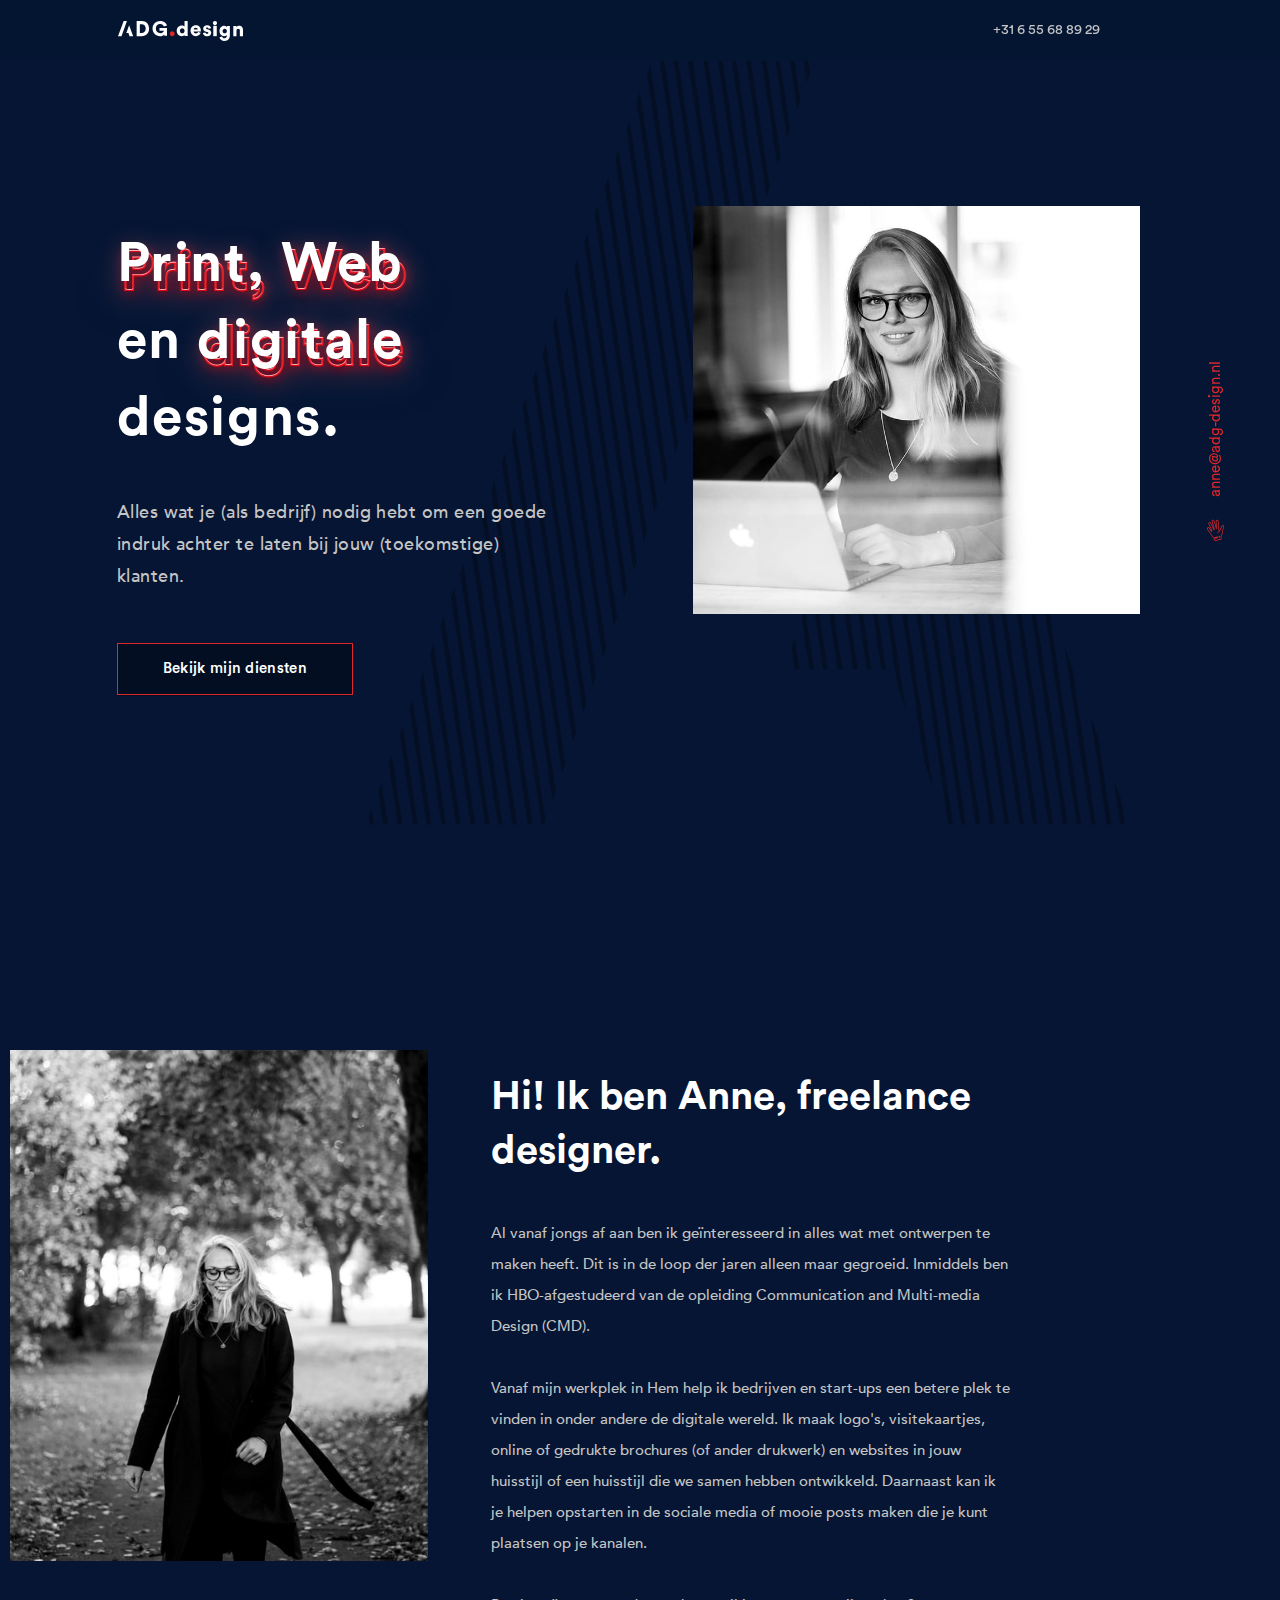
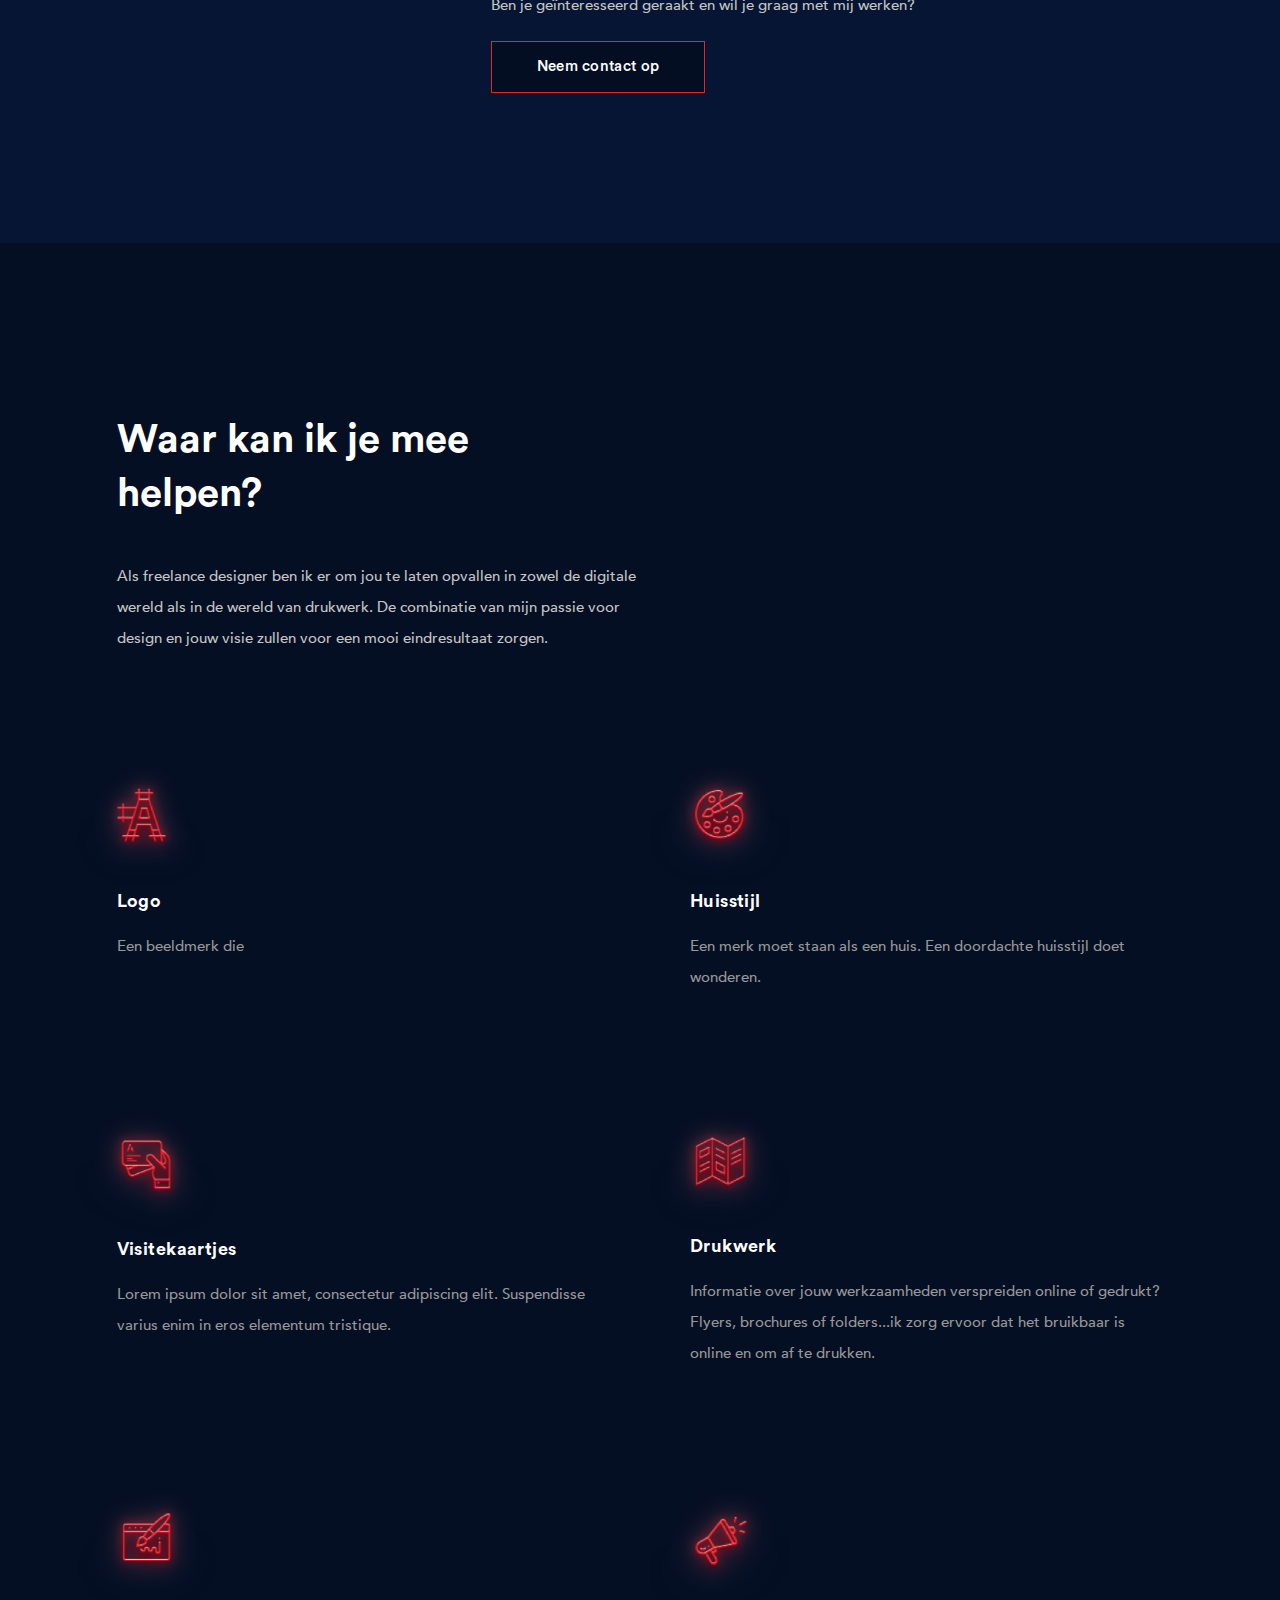
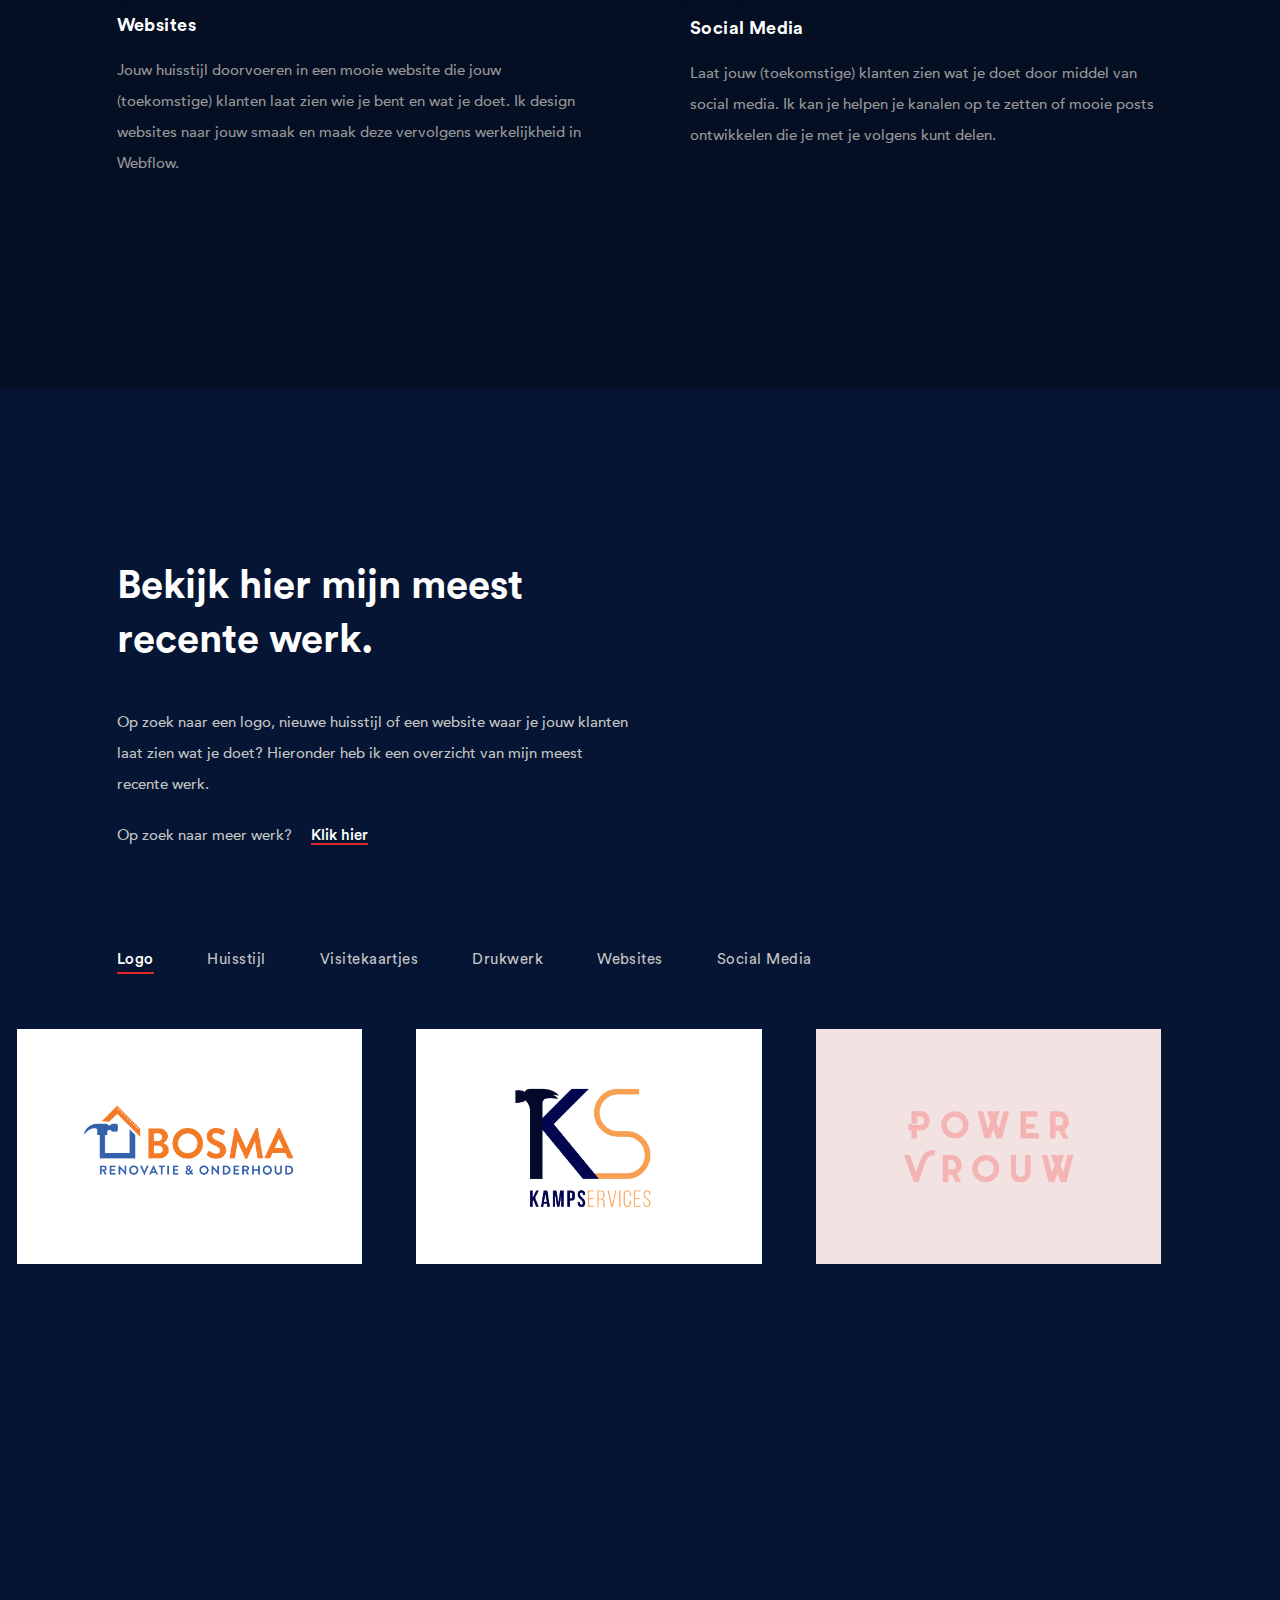
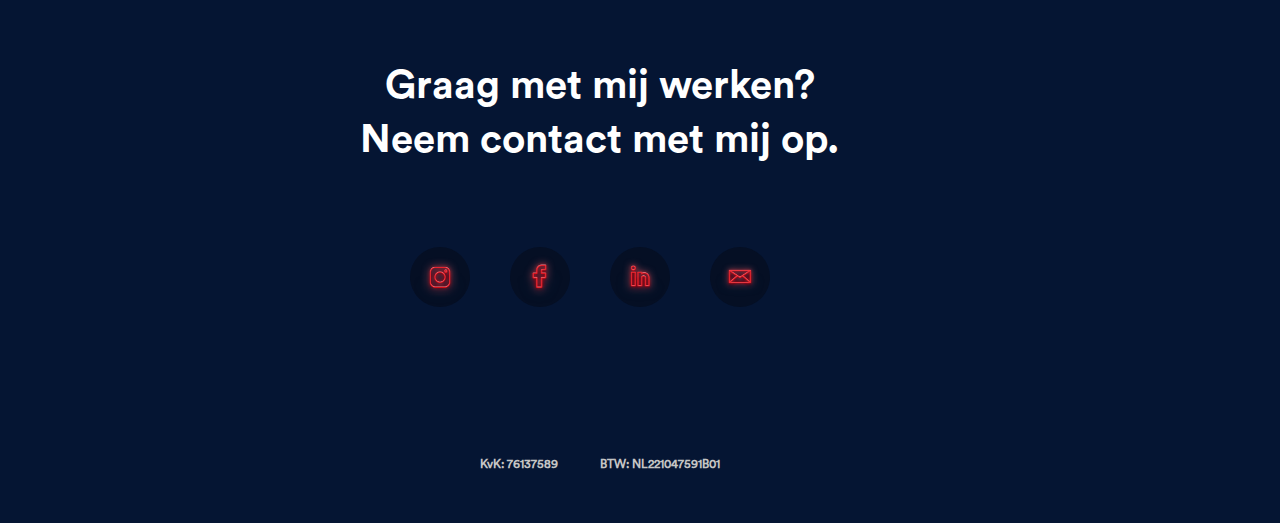
<file: index.html>
<!DOCTYPE html>
<!--  This site was created in Webflow. http://www.webflow.com  -->
<!--  Last Published: Mon Nov 04 2019 10:46:32 GMT+0000 (UTC)  -->
<html data-wf-page="5d9f2e7cf6d0a6b104764b04" data-wf-site="5d9f2e7cf6d0a6d4cc764b03">
<head>
  <meta charset="utf-8">
  <title>ADG.design</title>
  <meta content="width=device-width, initial-scale=1" name="viewport">
  <meta content="Webflow" name="generator">
  <link href="css/normalize.css" rel="stylesheet" type="text/css">
  <link href="css/webflow.css" rel="stylesheet" type="text/css">
  <link href="css/adg-design.webflow.css" rel="stylesheet" type="text/css">
  <!-- [if lt IE 9]><script src="https://cdnjs.cloudflare.com/ajax/libs/html5shiv/3.7.3/html5shiv.min.js" type="text/javascript"></script><![endif] -->
  <script type="text/javascript">!function(o,c){var n=c.documentElement,t=" w-mod-";n.className+=t+"js",("ontouchstart"in o||o.DocumentTouch&&c instanceof DocumentTouch)&&(n.className+=t+"touch")}(window,document);</script>
  <link href="images/favicon.ico" rel="shortcut icon" type="image/x-icon">
  <link href="images/webclip.png" rel="apple-touch-icon">
</head>
<body class="body">
  <div data-collapse="none" data-animation="over-left" data-duration="400" class="navbar w-nav">
    <div class="container-nav w-container">
      <div class="w-row">
        <div class="w-col w-col-1 w-col-small-1 w-col-tiny-1"></div>
        <div class="column-6 w-col w-col-11 w-col-small-11 w-col-tiny-11"><a href="#" class="brand w-nav-brand"><img src="images/Logo.svg" alt="" class="image"></a>
          <nav role="navigation" class="nav-menu w-nav-menu"><a href="tel:+31655688929" class="nav-link w-nav-link">+31 6 55 68 89 29</a></nav>
        </div>
      </div>
    </div>
  </div>
  <div class="div-block-13">
    <div class="w-row">
      <div class="column-13 w-col w-col-10"></div>
      <div class="column-5 w-col w-col-1">
        <div class="div-block-14"></div><a href="#section-1" style="opacity:0" class="back-to-top w-inline-block"><img src="images/arrow-top.png" alt="" class="back-to-top-icon"></a></div>
      <div class="column-14 w-col w-col-1"></div>
    </div>
  </div>
  <div class="mail-right">
    <div class="div-block-6"><img src="images/wave.svg" alt="" class="waving-hand">
      <div class="div-block-7"></div><a href="mailto:anne@adg-design.nl" class="mail-button" data-ix="waving-hand">anne@adg-design.nl</a></div>
  </div>
  <div id="section-1" class="section-1">
    <div class="container-section1">
      <div class="heading w-row">
        <div class="w-col w-col-1 w-col-tiny-1 w-col-small-1"></div>
        <div class="heading-colomn w-col w-col-11 w-col-tiny-11 w-col-small-11">
          <div class="inner-colomn1 w-row">
            <div class="intro-heading w-col w-col-6 w-col-stack">
              <h1 class="h1">Print, Web <br>en digitale designs.</h1><img src="images/web.png" alt="" class="web-desktop"><img src="images/print.png" alt="" class="print-desktop"><img src="images/digitale.png" alt="" class="digitale-desktop">
              <h5 class="h5">Alles wat je (als bedrijf) nodig hebt om een goede indruk achter te laten bij jouw (toekomstige) klanten. </h5>
              <div class="bg-button"></div><a href="#Diensten" class="button w-button" data-ix="button-hover">Bekijk mijn diensten</a></div>
            <div class="intro-image w-col w-col-6 w-col-stack"><img src="images/DSCF4956-2.2.jpg" srcset="images/DSCF4956-2.2-p-500.jpeg 500w, images/DSCF4956-2.2-p-800.jpeg 800w, images/DSCF4956-2.2.jpg 1000w" sizes="(max-width: 991px) 100vw, 45vw" alt="" class="image-4"></div>
          </div>
        </div>
      </div>
    </div>
    <div class="div-block-5 w-clearfix"><img src="images/bg-a.svg" alt="" class="image-6"></div>
  </div>
  <div data-w-id="8c7120b6-1bf4-744f-47ca-8836858a9820" class="section-2">
    <div class="container-section2">
      <div class="w-row">
        <div class="w-col w-col-11">
          <div class="w-row">
            <div class="column-3 w-col w-col-5"><img src="images/DSCF5107-2.2.jpg" srcset="images/DSCF5107-2.2-p-500.jpeg 500w, images/DSCF5107-2.2-p-800.jpeg 800w, images/DSCF5107-2.2.jpg 1000w" sizes="(max-width: 479px) 83vw, (max-width: 767px) 85vw, (max-width: 991px) 32vw, 33vw" alt="" class="stayy-on-scroll"></div>
            <div class="column-2 w-col w-col-6">
              <h2 class="h2"><strong>Hi! Ik ben Anne, freelance designer.</strong></h2>
              <p class="paragraph-2">Al vanaf jongs af aan ben ik geïnteresseerd in alles wat met ontwerpen te maken heeft. Dit is in de loop der jaren alleen maar gegroeid. Inmiddels ben ik HBO-afgestudeerd van de opleiding Communication and Multi-media Design (CMD).<br>‍<br>Vanaf mijn werkplek in Hem help ik bedrijven en start-ups een betere plek te vinden in onder andere de digitale wereld. Ik maak logo&#x27;s, visitekaartjes, online of gedrukte brochures (of ander drukwerk) en websites in jouw huisstijl of een huisstijl die we samen hebben ontwikkeld. Daarnaast kan ik je helpen opstarten in de sociale media of mooie posts maken die je kunt plaatsen op je kanalen. <br><br>Ben je geïnteresseerd geraakt en wil je graag met mij werken?<br></p>
              <div class="bg-button div-block-16 button-contact"></div><a href="#contact" class="button button-2 button-contact w-button" data-ix="button-hover">Neem contact op</a></div>
            <div class="column-7 w-col w-col-1"></div>
          </div>
        </div>
        <div class="column-8 w-col w-col-1"></div>
      </div>
    </div>
  </div>
  <div id="Diensten" class="section-3">
    <div class="container-section3 intro">
      <div class="w-row">
        <div class="column-17 w-col w-col-1"></div>
        <div class="w-col w-col-11">
          <h2 class="h2"><strong>Waar kan ik je mee<br>helpen?</strong></h2>
          <p class="paragraph-2">Als freelance designer ben ik er om jou te laten opvallen in zowel de digitale wereld als in de wereld van drukwerk. De combinatie van mijn passie voor design en jouw visie zullen voor een mooi eindresultaat zorgen.</p>
        </div>
      </div>
    </div>
    <div class="container-section3 ending">
      <div class="columns w-row">
        <div class="w-col w-col-1"></div>
        <div class="w-col w-col-10">
          <div class="w-layout-grid grid-2">
            <div><img src="images/logo.png" alt="" class="diensten-icons logo">
              <h3 class="h3">Logo</h3>
              <p class="paragraph-2 diensten">Een beeldmerk die </p>
            </div>
            <div><img src="images/huisstijl.png" alt="" class="diensten-icons">
              <h3 class="h3">Huisstijl</h3>
              <p class="paragraph-2 diensten">Een merk moet staan als een huis. Een doordachte huisstijl doet wonderen. </p>
            </div>
            <div><img src="images/visitekaartje.png" alt="" class="diensten-icons">
              <h3 class="h3">Visitekaartjes</h3>
              <p class="paragraph-2 diensten">Lorem ipsum dolor sit amet, consectetur adipiscing elit. Suspendisse varius enim in eros elementum tristique. </p>
            </div>
            <div><img src="images/brochure.png" alt="" class="diensten-icons">
              <h3 class="h3">Drukwerk</h3>
              <p class="paragraph-2 diensten">Informatie over jouw werkzaamheden verspreiden online of gedrukt? Flyers, brochures of folders...ik zorg ervoor dat het bruikbaar is online en om af te drukken. </p>
            </div>
            <div><img src="images/webdesign.png" alt="" class="diensten-icons">
              <h3 class="h3">Websites</h3>
              <p class="paragraph-2 diensten">Jouw huisstijl doorvoeren in een mooie website die jouw (toekomstige) klanten laat zien wie je bent en wat je doet. Ik design websites naar jouw smaak en maak deze vervolgens werkelijkheid in Webflow.</p>
            </div>
            <div><img src="images/socialmedia.png" alt="" class="diensten-icons">
              <h3 class="h3">Social Media</h3>
              <p class="paragraph-2 diensten">Laat jouw (toekomstige) klanten zien wat je doet door middel van social media. Ik kan je helpen je kanalen op te zetten of mooie posts ontwikkelen die je met je volgens kunt delen.</p>
            </div>
          </div>
        </div>
        <div class="column-15 w-col w-col-1"></div>
      </div>
    </div>
  </div>
  <div class="section-4">
    <div class="container-section4 intro">
      <div class="w-row">
        <div class="column-16 w-col w-col-1"></div>
        <div class="w-col w-col-11">
          <h2 class="h2"><strong>Bekijk hier mijn meest recente werk.</strong></h2>
          <p class="paragraph-2">Op zoek naar een logo, nieuwe huisstijl of een website waar je jouw klanten laat zien wat je doet? Hieronder heb ik een overzicht van mijn meest recente werk. </p>
          <p class="paragraph-2 meer-werk">Op zoek naar meer werk? <a href="https://dribbble.com/annedegroot" target="_blank" class="text-link">Klik hier</a></p>
          <div data-duration-in="300" data-duration-out="100" class="tabs w-tabs">
            <div class="tabs-menu w-tab-menu">
              <a data-w-tab="Logo" class="tabs-werk w-inline-block w-tab-link w--current">
                <div class="text-block">Logo</div>
              </a>
              <a data-w-tab="Huisstijl" class="tabs-werk w-inline-block w-tab-link">
                <div>Huisstijl</div>
              </a>
              <a data-w-tab="Visitekaartjes" class="tabs-werk w-inline-block w-tab-link">
                <div>Visitekaartjes</div>
              </a>
              <a data-w-tab="Drukwerk" class="tabs-werk w-inline-block w-tab-link">
                <div>Drukwerk</div>
              </a>
              <a data-w-tab="Websites" class="tabs-werk w-inline-block w-tab-link">
                <div>Websites</div>
              </a>
              <a data-w-tab="Social Media" class="tabs-werk w-inline-block w-tab-link">
                <div>Social Media</div>
              </a>
            </div>
            <div class="tabs-content w-tab-content">
              <div data-w-tab="Logo" class="tab-pane-tab-1 w-tab-pane w--tab-active">
                <div data-animation="slide" data-nav-spacing="5" data-duration="500" data-infinite="1" class="slider-mobile-1 w-slider">
                  <div class="mask w-slider-mask">
                    <div class="w-slide">
                      <div class="w-layout-grid grid-1">
                        <div data-w-id="e0b95e70-0497-8bed-cf19-749625d9daad" class="werk-blok" data-ix="work-slider-hover"><a href="#" class="w-inline-block w-lightbox"><img src="images/Bosma-wit.png" srcset="images/Bosma-wit-p-500.png 500w, images/Bosma-wit-p-800.png 800w, images/Bosma-wit-p-1080.png 1080w, images/Bosma-wit.png 1133w" sizes="100vw" alt=""><script type="application/json" class="w-json">{
  "items": [
    {
      "type": "image",
      "_id": "5dbff7cb4f3e3551a207df83",
      "fileName": "Bosma-wit.png",
      "origFileName": "Bosma-wit.png",
      "width": 1133,
      "height": 769,
      "fileSize": 106661,
      "url": "images/Bosma-wit.png"
    }
  ]
}</script></a></div>
                      </div>
                    </div>
                    <div class="w-slide">
                      <div class="w-layout-grid grid-1">
                        <div class="werk-blok" data-ix="work-slider-hover"><a href="#" class="w-inline-block w-lightbox"><img src="images/kamps.png" srcset="images/kamps-p-500.png 500w, images/kamps-p-800.png 800w, images/kamps-p-1080.png 1080w, images/kamps.png 1133w" sizes="100vw" alt=""><script type="application/json" class="w-json">{
  "items": [
    {
      "type": "image",
      "_id": "5dbc0adfc1525d25d6e47505",
      "fileName": "kamps.png",
      "origFileName": "kamps.png",
      "width": 1133,
      "height": 769,
      "fileSize": 53171,
      "url": "images/kamps.png"
    }
  ]
}</script></a></div>
                      </div>
                    </div>
                    <div class="w-slide">
                      <div class="w-layout-grid grid-1">
                        <div><a href="#" class="w-inline-block w-lightbox"><img src="images/Powervrouw.png" srcset="images/Powervrouw-p-500.png 500w, images/Powervrouw-p-800.png 800w, images/Powervrouw-p-1080.png 1080w, images/Powervrouw.png 1133w" sizes="100vw" alt=""><script type="application/json" class="w-json">{
  "items": [
    {
      "type": "image",
      "_id": "5dbc0adf9684003ab2798640",
      "fileName": "Powervrouw.png",
      "origFileName": "Powervrouw.png",
      "width": 1133,
      "height": 769,
      "fileSize": 36900,
      "url": "images/Powervrouw.png"
    }
  ]
}</script></a></div>
                      </div>
                    </div>
                    <div class="w-slide">
                      <div class="w-layout-grid grid-1">
                        <div><a href="#" class="w-inline-block w-lightbox"><img src="images/feel-recruitment2.png" srcset="images/feel-recruitment2-p-500.png 500w, images/feel-recruitment2-p-800.png 800w, images/feel-recruitment2-p-1080.png 1080w, images/feel-recruitment2.png 1133w" sizes="100vw" alt=""><script type="application/json" class="w-json">{
  "items": [
    {
      "type": "image",
      "_id": "5dbc1e83369d6a914d74f363",
      "fileName": "feel recruitment2.png",
      "origFileName": "feel recruitment2.png",
      "width": 1133,
      "height": 769,
      "fileSize": 185546,
      "url": "images/feel-recruitment2.png"
    }
  ]
}</script></a></div>
                      </div>
                    </div>
                  </div>
                  <div class="w-slider-arrow-left"></div>
                  <div class="w-slider-arrow-right"></div>
                  <div class="slide-nav w-slider-nav w-round"></div>
                </div>
                <div data-animation="slide" data-nav-spacing="5" data-duration="500" data-infinite="1" class="slider-desktop-3 w-slider">
                  <div class="mask w-slider-mask">
                    <div class="w-slide">
                      <div class="w-layout-grid grid-3">
                        <div data-w-id="43e26b1a-80d5-c444-c3de-7a11a6bd2c29" class="werk-blok" data-ix="work-slider-hover"><a href="#" class="w-inline-block w-lightbox"><img src="images/Bosma-wit.png" srcset="images/Bosma-wit-p-500.png 500w, images/Bosma-wit-p-800.png 800w, images/Bosma-wit-p-1080.png 1080w, images/Bosma-wit.png 1133w" sizes="(max-width: 991px) 100vw, 27vw" alt=""><script type="application/json" class="w-json">{
  "items": [
    {
      "type": "image",
      "_id": "5dbff7cb4f3e3551a207df83",
      "fileName": "Bosma-wit.png",
      "origFileName": "Bosma-wit.png",
      "width": 1133,
      "height": 769,
      "fileSize": 106661,
      "url": "images/Bosma-wit.png"
    }
  ]
}</script></a></div>
                        <div class="werk-blok2" data-ix="work-slider-hover-2"><a href="#" class="lightbox-link w-inline-block w-lightbox"><img src="images/kamps.png" srcset="images/kamps-p-500.png 500w, images/kamps-p-800.png 800w, images/kamps-p-1080.png 1080w, images/kamps.png 1133w" sizes="(max-width: 991px) 100vw, 27vw" alt=""><script type="application/json" class="w-json">{
  "items": [
    {
      "type": "image",
      "_id": "5dbc0adfc1525d25d6e47505",
      "fileName": "kamps.png",
      "origFileName": "kamps.png",
      "width": 1133,
      "height": 769,
      "fileSize": 53171,
      "url": "images/kamps.png"
    }
  ]
}</script></a></div>
                        <div class="werk-blok3" data-ix="work-slider-hover-3"><a href="#" class="w-inline-block w-lightbox"><img src="images/Powervrouw.png" srcset="images/Powervrouw-p-500.png 500w, images/Powervrouw-p-800.png 800w, images/Powervrouw-p-1080.png 1080w, images/Powervrouw.png 1133w" sizes="(max-width: 991px) 100vw, 27vw" alt="" class="image-9"><script type="application/json" class="w-json">{
  "items": [
    {
      "type": "image",
      "_id": "5dbc0adf9684003ab2798640",
      "fileName": "Powervrouw.png",
      "origFileName": "Powervrouw.png",
      "width": 1133,
      "height": 769,
      "fileSize": 36900,
      "url": "images/Powervrouw.png"
    }
  ]
}</script></a></div>
                      </div>
                    </div>
                    <div class="w-slide">
                      <div class="w-layout-grid grid-3">
                        <div class="werk-blok" data-ix="work-slider-hover"><a href="#" class="w-inline-block w-lightbox"><img src="images/feel-recruitment2.png" srcset="images/feel-recruitment2-p-500.png 500w, images/feel-recruitment2-p-800.png 800w, images/feel-recruitment2-p-1080.png 1080w, images/feel-recruitment2.png 1133w" sizes="(max-width: 991px) 100vw, 27vw" alt=""><script type="application/json" class="w-json">{
  "items": [
    {
      "type": "image",
      "_id": "5dbc1e83369d6a914d74f363",
      "fileName": "feel recruitment2.png",
      "origFileName": "feel recruitment2.png",
      "width": 1133,
      "height": 769,
      "fileSize": 185546,
      "url": "images/feel-recruitment2.png"
    }
  ]
}</script></a></div>
                      </div>
                    </div>
                  </div>
                  <div class="w-slider-arrow-left"></div>
                  <div class="w-slider-arrow-right"></div>
                  <div class="slide-nav w-slider-nav w-round"></div>
                </div>
                <div data-animation="slide" data-nav-spacing="5" data-duration="500" data-infinite="1" class="slider-tablet-2 w-slider">
                  <div class="mask w-slider-mask">
                    <div class="w-slide">
                      <div class="w-layout-grid grid-2">
                        <div data-w-id="44757847-c4a2-3bbd-42dd-357b7f2e3e3d" data-ix="work-slider-hover"><a href="#" class="w-inline-block w-lightbox"><img src="images/Bosma-wit.png" srcset="images/Bosma-wit-p-500.png 500w, images/Bosma-wit-p-800.png 800w, images/Bosma-wit-p-1080.png 1080w, images/Bosma-wit.png 1133w" sizes="(max-width: 479px) 100vw, (max-width: 767px) 95vw, (max-width: 991px) 85vw, 100vw" alt=""><script type="application/json" class="w-json">{
  "items": [
    {
      "type": "image",
      "_id": "5dbff7cb4f3e3551a207df83",
      "fileName": "Bosma-wit.png",
      "origFileName": "Bosma-wit.png",
      "width": 1133,
      "height": 769,
      "fileSize": 106661,
      "url": "images/Bosma-wit.png"
    }
  ]
}</script></a></div>
                        <div data-ix="work-slider-hover-2"><a href="#" class="lightbox-link w-inline-block w-lightbox"><img src="images/kamps.png" srcset="images/kamps-p-500.png 500w, images/kamps-p-800.png 800w, images/kamps-p-1080.png 1080w, images/kamps.png 1133w" sizes="(max-width: 479px) 100vw, (max-width: 767px) 95vw, (max-width: 991px) 85vw, 100vw" alt=""><script type="application/json" class="w-json">{
  "items": [
    {
      "type": "image",
      "_id": "5dbc0adfc1525d25d6e47505",
      "fileName": "kamps.png",
      "origFileName": "kamps.png",
      "width": 1133,
      "height": 769,
      "fileSize": 53171,
      "url": "images/kamps.png"
    }
  ]
}</script></a></div>
                      </div>
                    </div>
                    <div class="w-slide">
                      <div class="w-layout-grid grid-2">
                        <div data-ix="work-slider-hover"><a href="#" class="w-inline-block w-lightbox"><img src="images/Powervrouw.png" srcset="images/Powervrouw-p-500.png 500w, images/Powervrouw-p-800.png 800w, images/Powervrouw-p-1080.png 1080w, images/Powervrouw.png 1133w" sizes="(max-width: 479px) 100vw, (max-width: 767px) 95vw, (max-width: 991px) 85vw, 100vw" alt=""><script type="application/json" class="w-json">{
  "items": [
    {
      "type": "image",
      "_id": "5dbc0adf9684003ab2798640",
      "fileName": "Powervrouw.png",
      "origFileName": "Powervrouw.png",
      "width": 1133,
      "height": 769,
      "fileSize": 36900,
      "url": "images/Powervrouw.png"
    }
  ]
}</script></a></div>
                        <div><a href="#" class="w-inline-block w-lightbox"><img src="images/feel-recruitment2.png" srcset="images/feel-recruitment2-p-500.png 500w, images/feel-recruitment2-p-800.png 800w, images/feel-recruitment2-p-1080.png 1080w, images/feel-recruitment2.png 1133w" sizes="(max-width: 479px) 100vw, (max-width: 767px) 95vw, (max-width: 991px) 85vw, 100vw" alt=""><script type="application/json" class="w-json">{
  "items": [
    {
      "type": "image",
      "_id": "5dbc1e83369d6a914d74f363",
      "fileName": "feel recruitment2.png",
      "origFileName": "feel recruitment2.png",
      "width": 1133,
      "height": 769,
      "fileSize": 185546,
      "url": "images/feel-recruitment2.png"
    }
  ]
}</script></a></div>
                      </div>
                    </div>
                  </div>
                  <div class="w-slider-arrow-left"></div>
                  <div class="w-slider-arrow-right"></div>
                  <div class="slide-nav w-slider-nav w-round"></div>
                </div>
              </div>
              <div data-w-tab="Huisstijl" class="w-tab-pane">
                <div data-animation="slide" data-nav-spacing="5" data-duration="500" data-infinite="1" class="slider-desktop-3 w-slider">
                  <div class="mask w-slider-mask">
                    <div class="w-slide">
                      <div class="w-layout-grid grid-3">
                        <div data-w-id="51f75e22-bf2d-728a-c3ab-a00c2aa81419" class="werk-blok" data-ix="work-slider-hover"><a href="#" class="w-inline-block w-lightbox"><img src="images/timmerbedrijf-degroot.png" srcset="images/timmerbedrijf-degroot-p-500.png 500w, images/timmerbedrijf-degroot-p-800.png 800w, images/timmerbedrijf-degroot-p-1080.png 1080w, images/timmerbedrijf-degroot.png 1133w" sizes="(max-width: 991px) 100vw, 27vw" alt=""><script type="application/json" class="w-json">{
  "items": [
    {
      "type": "image",
      "_id": "5dbc323cc1525d99c4e573ee",
      "fileName": "timmerbedrijf-degroot.png",
      "origFileName": "timmerbedrijf-degroot.png",
      "width": 1133,
      "height": 769,
      "fileSize": 753146,
      "url": "images/timmerbedrijf-degroot.png"
    }
  ]
}</script></a></div>
                        <div class="werk-blok2" data-ix="work-slider-hover-2"><a href="#" class="w-inline-block w-lightbox"><img src="images/feel-recruitment_1.png" srcset="images/feel-recruitment_1-p-500.png 500w, images/feel-recruitment_1-p-800.png 800w, images/feel-recruitment_1-p-1080.png 1080w, images/feel-recruitment_1.png 1133w" sizes="(max-width: 991px) 100vw, 27vw" alt=""><script type="application/json" class="w-json">{
  "items": [
    {
      "type": "image",
      "_id": "5dbfec84c2ce78a49f603152",
      "fileName": "feel-recruitment.png",
      "origFileName": "feel-recruitment.png",
      "width": 1133,
      "height": 769,
      "fileSize": 271731,
      "url": "images/feel-recruitment_1.png"
    }
  ]
}</script></a></div>
                        <div class="werk-blok3" data-ix="work-slider-hover-3"></div>
                      </div>
                    </div>
                  </div>
                  <div class="w-slider-arrow-left"></div>
                  <div class="w-slider-arrow-right"></div>
                  <div class="slide-nav w-slider-nav w-round"></div>
                </div>
                <div data-animation="slide" data-nav-spacing="5" data-duration="500" data-infinite="1" class="slider-mobile-1 w-slider">
                  <div class="mask w-slider-mask">
                    <div class="w-slide">
                      <div class="w-layout-grid grid-1">
                        <div data-w-id="bc82d4ad-6b2f-d218-7a9b-816649f83a2e" class="werk-blok" data-ix="work-slider-hover"><a href="#" class="w-inline-block w-lightbox"><img src="images/timmerbedrijf-degroot.png" srcset="images/timmerbedrijf-degroot-p-500.png 500w, images/timmerbedrijf-degroot-p-800.png 800w, images/timmerbedrijf-degroot-p-1080.png 1080w, images/timmerbedrijf-degroot.png 1133w" sizes="100vw" alt=""><script type="application/json" class="w-json">{
  "items": [
    {
      "type": "image",
      "_id": "5dbc323cc1525d99c4e573ee",
      "fileName": "timmerbedrijf-degroot.png",
      "origFileName": "timmerbedrijf-degroot.png",
      "width": 1133,
      "height": 769,
      "fileSize": 753146,
      "url": "images/timmerbedrijf-degroot.png"
    }
  ]
}</script></a></div>
                      </div>
                    </div>
                    <div class="w-slide">
                      <div class="w-layout-grid grid-1">
                        <div class="werk-blok"><a href="#" class="w-inline-block w-lightbox"><img src="images/feel-recruitment_1.png" srcset="images/feel-recruitment_1-p-500.png 500w, images/feel-recruitment_1-p-800.png 800w, images/feel-recruitment_1-p-1080.png 1080w, images/feel-recruitment_1.png 1133w" sizes="100vw" alt=""><script type="application/json" class="w-json">{
  "items": [
    {
      "type": "image",
      "_id": "5dbfec84c2ce78a49f603152",
      "fileName": "feel-recruitment.png",
      "origFileName": "feel-recruitment.png",
      "width": 1133,
      "height": 769,
      "fileSize": 271731,
      "url": "images/feel-recruitment_1.png"
    }
  ]
}</script></a></div>
                      </div>
                    </div>
                  </div>
                  <div class="w-slider-arrow-left"></div>
                  <div class="w-slider-arrow-right"></div>
                  <div class="slide-nav w-slider-nav w-round"></div>
                </div>
                <div data-animation="slide" data-nav-spacing="5" data-duration="500" data-infinite="1" class="slider-tablet-2 w-slider">
                  <div class="mask w-slider-mask">
                    <div class="w-slide">
                      <div class="w-layout-grid grid-2">
                        <div data-w-id="2935adf1-b48b-2342-2c0a-37d969e83e7f" data-ix="work-slider-hover"><a href="#" class="w-inline-block w-lightbox"><img src="images/timmerbedrijf-degroot.png" srcset="images/timmerbedrijf-degroot-p-500.png 500w, images/timmerbedrijf-degroot-p-800.png 800w, images/timmerbedrijf-degroot-p-1080.png 1080w, images/timmerbedrijf-degroot.png 1133w" sizes="(max-width: 479px) 100vw, (max-width: 767px) 95vw, (max-width: 991px) 85vw, 100vw" alt=""><script type="application/json" class="w-json">{
  "items": [
    {
      "type": "image",
      "_id": "5dbc323cc1525d99c4e573ee",
      "fileName": "timmerbedrijf-degroot.png",
      "origFileName": "timmerbedrijf-degroot.png",
      "width": 1133,
      "height": 769,
      "fileSize": 753146,
      "url": "images/timmerbedrijf-degroot.png"
    }
  ]
}</script></a></div>
                        <div data-ix="work-slider-hover-2"><a href="#" class="w-inline-block w-lightbox"><img src="images/feel-recruitment_1.png" srcset="images/feel-recruitment_1-p-500.png 500w, images/feel-recruitment_1-p-800.png 800w, images/feel-recruitment_1-p-1080.png 1080w, images/feel-recruitment_1.png 1133w" sizes="(max-width: 479px) 100vw, (max-width: 767px) 95vw, (max-width: 991px) 85vw, 100vw" alt=""><script type="application/json" class="w-json">{
  "items": [
    {
      "type": "image",
      "_id": "5dbfec84c2ce78a49f603152",
      "fileName": "feel-recruitment.png",
      "origFileName": "feel-recruitment.png",
      "width": 1133,
      "height": 769,
      "fileSize": 271731,
      "url": "images/feel-recruitment_1.png"
    }
  ]
}</script></a></div>
                      </div>
                    </div>
                  </div>
                  <div class="w-slider-arrow-left"></div>
                  <div class="w-slider-arrow-right"></div>
                  <div class="slide-nav w-slider-nav w-round"></div>
                </div>
              </div>
              <div data-w-tab="Visitekaartjes" class="w-tab-pane">
                <div data-animation="slide" data-nav-spacing="5" data-duration="500" data-infinite="1" class="slider-mobile-1 w-slider">
                  <div class="mask w-slider-mask">
                    <div class="w-slide">
                      <div class="w-layout-grid grid-1">
                        <div data-w-id="ada32e79-b44b-4ef6-fb37-505221bb15eb" class="werk-blok" data-ix="work-slider-hover"><a href="#" class="w-inline-block w-lightbox"><img src="images/ADG.design.png" srcset="images/ADG.design-p-500.png 500w, images/ADG.design-p-800.png 800w, images/ADG.design-p-1080.png 1080w, images/ADG.design.png 1133w" sizes="100vw" alt=""><script type="application/json" class="w-json">{
  "items": [
    {
      "type": "image",
      "_id": "5dbff066c2ce78859e606bb7",
      "fileName": "ADG.design.png",
      "origFileName": "ADG.design.png",
      "width": 1133,
      "height": 769,
      "fileSize": 334944,
      "url": "images/ADG.design.png"
    }
  ]
}</script></a></div>
                      </div>
                    </div>
                    <div class="w-slide">
                      <div class="w-layout-grid grid-1">
                        <div class="werk-blok" data-ix="work-slider-hover"><a href="#" class="w-inline-block w-lightbox"><img src="images/BOSMA_1.png" srcset="images/BOSMA_1-p-500.png 500w, images/BOSMA_1-p-800.png 800w, images/BOSMA_1-p-1080.png 1080w, images/BOSMA_1.png 1133w" sizes="100vw" alt=""><script type="application/json" class="w-json">{
  "items": [
    {
      "type": "image",
      "_id": "5dbff35c9bf13e240a560d97",
      "fileName": "BOSMA.png",
      "origFileName": "BOSMA.png",
      "width": 1133,
      "height": 769,
      "fileSize": 262220,
      "url": "images/BOSMA_1.png"
    }
  ]
}</script></a></div>
                      </div>
                    </div>
                    <div class="w-slide">
                      <div class="w-layout-grid grid-1">
                        <div><a href="#" class="w-inline-block w-lightbox"><img src="images/feel-recruitment_2.png" srcset="images/feel-recruitment_2-p-500.png 500w, images/feel-recruitment_2-p-800.png 800w, images/feel-recruitment_2-p-1080.png 1080w, images/feel-recruitment_2.png 1133w" sizes="100vw" alt=""><script type="application/json" class="w-json">{
  "items": [
    {
      "type": "image",
      "_id": "5dbff4a38b31078b849261c9",
      "fileName": "feel-recruitment.png",
      "origFileName": "feel-recruitment.png",
      "width": 1133,
      "height": 769,
      "fileSize": 364724,
      "url": "images/feel-recruitment_2.png"
    }
  ]
}</script></a></div>
                      </div>
                    </div>
                  </div>
                  <div class="w-slider-arrow-left"></div>
                  <div class="w-slider-arrow-right"></div>
                  <div class="slide-nav w-slider-nav w-round"></div>
                </div>
                <div data-animation="slide" data-nav-spacing="5" data-duration="500" data-infinite="1" class="slider-tablet-2 w-slider">
                  <div class="mask w-slider-mask">
                    <div class="w-slide">
                      <div class="w-layout-grid grid-2">
                        <div data-w-id="f8fab9a8-9d1f-e449-35ad-b2f2041548c1" data-ix="work-slider-hover"><a href="#" class="w-inline-block w-lightbox"><img src="images/ADG.design.png" srcset="images/ADG.design-p-500.png 500w, images/ADG.design-p-800.png 800w, images/ADG.design-p-1080.png 1080w, images/ADG.design.png 1133w" sizes="(max-width: 479px) 100vw, (max-width: 767px) 95vw, (max-width: 991px) 85vw, 100vw" alt=""><script type="application/json" class="w-json">{
  "items": [
    {
      "type": "image",
      "_id": "5dbff066c2ce78859e606bb7",
      "fileName": "ADG.design.png",
      "origFileName": "ADG.design.png",
      "width": 1133,
      "height": 769,
      "fileSize": 334944,
      "url": "images/ADG.design.png"
    }
  ]
}</script></a></div>
                        <div data-ix="work-slider-hover-2"><a href="#" class="lightbox-link w-inline-block w-lightbox"><img src="images/BOSMA_1.png" srcset="images/BOSMA_1-p-500.png 500w, images/BOSMA_1-p-800.png 800w, images/BOSMA_1-p-1080.png 1080w, images/BOSMA_1.png 1133w" sizes="(max-width: 479px) 100vw, (max-width: 767px) 95vw, (max-width: 991px) 85vw, 100vw" alt=""><script type="application/json" class="w-json">{
  "items": [
    {
      "type": "image",
      "_id": "5dbff35c9bf13e240a560d97",
      "fileName": "BOSMA.png",
      "origFileName": "BOSMA.png",
      "width": 1133,
      "height": 769,
      "fileSize": 262220,
      "url": "images/BOSMA_1.png"
    }
  ]
}</script></a></div>
                      </div>
                    </div>
                    <div class="w-slide">
                      <div class="w-layout-grid grid-2">
                        <div data-ix="work-slider-hover"><a href="#" class="w-inline-block w-lightbox"><img src="images/feel-recruitment_2.png" srcset="images/feel-recruitment_2-p-500.png 500w, images/feel-recruitment_2-p-800.png 800w, images/feel-recruitment_2-p-1080.png 1080w, images/feel-recruitment_2.png 1133w" sizes="(max-width: 479px) 100vw, (max-width: 767px) 95vw, (max-width: 991px) 85vw, 100vw" alt=""><script type="application/json" class="w-json">{
  "items": [
    {
      "type": "image",
      "_id": "5dbff4a38b31078b849261c9",
      "fileName": "feel-recruitment.png",
      "origFileName": "feel-recruitment.png",
      "width": 1133,
      "height": 769,
      "fileSize": 364724,
      "url": "images/feel-recruitment_2.png"
    }
  ]
}</script></a></div>
                        <div></div>
                      </div>
                    </div>
                  </div>
                  <div class="w-slider-arrow-left"></div>
                  <div class="w-slider-arrow-right"></div>
                  <div class="slide-nav w-slider-nav w-round"></div>
                </div>
                <div data-animation="slide" data-nav-spacing="5" data-duration="500" data-infinite="1" class="slider-desktop-3 w-slider">
                  <div class="mask w-slider-mask">
                    <div class="w-slide">
                      <div class="w-layout-grid grid-3">
                        <div data-w-id="f8d81185-aebb-3500-b533-0f6d524eb063" class="werk-blok" data-ix="work-slider-hover"><a href="#" class="w-inline-block w-lightbox"><img src="images/ADG.design.png" srcset="images/ADG.design-p-500.png 500w, images/ADG.design-p-800.png 800w, images/ADG.design-p-1080.png 1080w, images/ADG.design.png 1133w" sizes="(max-width: 991px) 100vw, 27vw" alt=""><script type="application/json" class="w-json">{
  "items": [
    {
      "type": "image",
      "_id": "5dbff066c2ce78859e606bb7",
      "fileName": "ADG.design.png",
      "origFileName": "ADG.design.png",
      "width": 1133,
      "height": 769,
      "fileSize": 334944,
      "url": "images/ADG.design.png"
    }
  ]
}</script></a></div>
                        <div class="werk-blok2" data-ix="work-slider-hover-2"><a href="#" class="lightbox-link w-inline-block w-lightbox"><img src="images/BOSMA_1.png" srcset="images/BOSMA_1-p-500.png 500w, images/BOSMA_1-p-800.png 800w, images/BOSMA_1-p-1080.png 1080w, images/BOSMA_1.png 1133w" sizes="(max-width: 991px) 100vw, 27vw" alt=""></a></div>
                        <div class="werk-blok3" data-ix="work-slider-hover-3"><a href="#" class="w-inline-block w-lightbox"><img src="images/feel-recruitment_2.png" srcset="images/feel-recruitment_2-p-500.png 500w, images/feel-recruitment_2-p-800.png 800w, images/feel-recruitment_2-p-1080.png 1080w, images/feel-recruitment_2.png 1133w" sizes="(max-width: 991px) 100vw, 27vw" alt="" class="image-9"><script type="application/json" class="w-json">{
  "items": [
    {
      "type": "image",
      "_id": "5dbff4a38b31078b849261c9",
      "fileName": "feel-recruitment.png",
      "origFileName": "feel-recruitment.png",
      "width": 1133,
      "height": 769,
      "fileSize": 364724,
      "url": "images/feel-recruitment_2.png"
    }
  ]
}</script></a></div>
                      </div>
                    </div>
                  </div>
                  <div class="w-slider-arrow-left"></div>
                  <div class="w-slider-arrow-right"></div>
                  <div class="slide-nav w-slider-nav w-round"></div>
                </div>
              </div>
              <div data-w-tab="Drukwerk" class="w-tab-pane">
                <div data-animation="slide" data-nav-spacing="5" data-duration="500" data-infinite="1" class="slider-mobile-1 w-slider">
                  <div class="mask w-slider-mask">
                    <div class="w-slide">
                      <div class="w-layout-grid grid-1">
                        <div data-w-id="90492124-3749-0957-36e1-509ce1ae91e3" class="werk-blok" data-ix="work-slider-hover"><a href="#" class="w-inline-block w-lightbox"><img src="images/Bosma.png" srcset="images/Bosma-p-500.png 500w, images/Bosma-p-800.png 800w, images/Bosma-p-1080.png 1080w, images/Bosma.png 1133w" sizes="100vw" alt=""></a></div>
                      </div>
                    </div>
                    <div class="w-slide">
                      <div class="w-layout-grid grid-1">
                        <div class="werk-blok" data-ix="work-slider-hover"><a href="#" class="w-inline-block w-lightbox"><img src="images/kamps.png" srcset="images/kamps-p-500.png 500w, images/kamps-p-800.png 800w, images/kamps-p-1080.png 1080w, images/kamps.png 1133w" sizes="100vw" alt=""></a></div>
                      </div>
                    </div>
                    <div class="w-slide">
                      <div class="w-layout-grid grid-1">
                        <div><a href="#" class="w-inline-block w-lightbox"><img src="images/Powervrouw.png" srcset="images/Powervrouw-p-500.png 500w, images/Powervrouw-p-800.png 800w, images/Powervrouw-p-1080.png 1080w, images/Powervrouw.png 1133w" sizes="100vw" alt=""></a></div>
                      </div>
                    </div>
                    <div class="w-slide">
                      <div class="w-layout-grid grid-1">
                        <div><a href="#" class="w-inline-block w-lightbox"><img src="images/feel-recruitment.png" srcset="images/feel-recruitment-p-500.png 500w, images/feel-recruitment-p-800.png 800w, images/feel-recruitment-p-1080.png 1080w, images/feel-recruitment.png 1133w" sizes="100vw" alt=""></a></div>
                      </div>
                    </div>
                  </div>
                  <div class="w-slider-arrow-left"></div>
                  <div class="w-slider-arrow-right"></div>
                  <div class="slide-nav w-slider-nav w-round"></div>
                </div>
                <div data-animation="slide" data-nav-spacing="5" data-duration="500" data-infinite="1" class="slider-tablet-2 w-slider">
                  <div class="mask w-slider-mask">
                    <div class="w-slide">
                      <div class="w-layout-grid grid-2">
                        <div data-w-id="f7c65740-5c1d-8e1c-954f-78fc465e0c2a" data-ix="work-slider-hover"><a href="#" class="w-inline-block w-lightbox"><img src="images/Bosma.png" srcset="images/Bosma-p-500.png 500w, images/Bosma-p-800.png 800w, images/Bosma-p-1080.png 1080w, images/Bosma.png 1133w" sizes="(max-width: 479px) 100vw, (max-width: 767px) 95vw, (max-width: 991px) 85vw, 100vw" alt=""></a></div>
                        <div data-ix="work-slider-hover-2"><a href="#" class="lightbox-link w-inline-block w-lightbox"><img src="images/kamps.png" srcset="images/kamps-p-500.png 500w, images/kamps-p-800.png 800w, images/kamps-p-1080.png 1080w, images/kamps.png 1133w" sizes="(max-width: 479px) 100vw, (max-width: 767px) 95vw, (max-width: 991px) 85vw, 100vw" alt=""></a></div>
                      </div>
                    </div>
                    <div class="w-slide">
                      <div class="w-layout-grid grid-2">
                        <div data-ix="work-slider-hover"><a href="#" class="w-inline-block w-lightbox"><img src="images/Powervrouw.png" srcset="images/Powervrouw-p-500.png 500w, images/Powervrouw-p-800.png 800w, images/Powervrouw-p-1080.png 1080w, images/Powervrouw.png 1133w" sizes="(max-width: 479px) 100vw, (max-width: 767px) 95vw, (max-width: 991px) 85vw, 100vw" alt=""></a></div>
                        <div><a href="#" class="w-inline-block w-lightbox"><img src="images/feel-recruitment.png" srcset="images/feel-recruitment-p-500.png 500w, images/feel-recruitment-p-800.png 800w, images/feel-recruitment-p-1080.png 1080w, images/feel-recruitment.png 1133w" sizes="(max-width: 479px) 100vw, (max-width: 767px) 95vw, (max-width: 991px) 85vw, 100vw" alt=""></a></div>
                      </div>
                    </div>
                  </div>
                  <div class="w-slider-arrow-left"></div>
                  <div class="w-slider-arrow-right"></div>
                  <div class="slide-nav w-slider-nav w-round"></div>
                </div>
                <div data-animation="slide" data-nav-spacing="5" data-duration="500" data-infinite="1" class="slider-desktop-3 w-slider">
                  <div class="mask w-slider-mask">
                    <div class="w-slide">
                      <div class="w-layout-grid grid-3">
                        <div data-w-id="0b40d561-3e0a-1332-2601-50fb6d330feb" class="werk-blok" data-ix="work-slider-hover"><a href="#" class="w-inline-block w-lightbox"><img src="images/Bosma.png" srcset="images/Bosma-p-500.png 500w, images/Bosma-p-800.png 800w, images/Bosma-p-1080.png 1080w, images/Bosma.png 1133w" sizes="(max-width: 991px) 100vw, 27vw" alt=""></a></div>
                        <div class="werk-blok2" data-ix="work-slider-hover-2"><a href="#" class="lightbox-link w-inline-block w-lightbox"><img src="images/kamps.png" srcset="images/kamps-p-500.png 500w, images/kamps-p-800.png 800w, images/kamps-p-1080.png 1080w, images/kamps.png 1133w" sizes="(max-width: 991px) 100vw, 27vw" alt=""></a></div>
                        <div class="werk-blok3" data-ix="work-slider-hover-3"><a href="#" class="w-inline-block w-lightbox"><img src="images/Powervrouw.png" srcset="images/Powervrouw-p-500.png 500w, images/Powervrouw-p-800.png 800w, images/Powervrouw-p-1080.png 1080w, images/Powervrouw.png 1133w" sizes="(max-width: 991px) 100vw, 27vw" alt="" class="image-9"></a></div>
                      </div>
                    </div>
                    <div class="w-slide">
                      <div class="w-layout-grid grid-3">
                        <div class="werk-blok" data-ix="work-slider-hover"><a href="#" class="w-inline-block w-lightbox"><img src="images/feel-recruitment.png" srcset="images/feel-recruitment-p-500.png 500w, images/feel-recruitment-p-800.png 800w, images/feel-recruitment-p-1080.png 1080w, images/feel-recruitment.png 1133w" sizes="(max-width: 991px) 100vw, 27vw" alt=""></a></div>
                      </div>
                    </div>
                  </div>
                  <div class="w-slider-arrow-left"></div>
                  <div class="w-slider-arrow-right"></div>
                  <div class="slide-nav w-slider-nav w-round"></div>
                </div>
              </div>
              <div data-w-tab="Websites" class="w-tab-pane">
                <div data-animation="slide" data-nav-spacing="5" data-duration="500" data-infinite="1" class="slider-mobile-1 w-slider">
                  <div class="mask w-slider-mask">
                    <div class="w-slide">
                      <div class="w-layout-grid grid-1">
                        <div data-w-id="86653eb7-9ebb-84b6-8e80-6cb9b863b759" class="werk-blok" data-ix="work-slider-hover"><a href="#" class="w-inline-block w-lightbox"><img src="images/Bosma.png" srcset="images/Bosma-p-500.png 500w, images/Bosma-p-800.png 800w, images/Bosma-p-1080.png 1080w, images/Bosma.png 1133w" sizes="100vw" alt=""></a></div>
                      </div>
                    </div>
                    <div class="w-slide">
                      <div class="w-layout-grid grid-1">
                        <div class="werk-blok" data-ix="work-slider-hover"><a href="#" class="w-inline-block w-lightbox"><img src="images/kamps.png" srcset="images/kamps-p-500.png 500w, images/kamps-p-800.png 800w, images/kamps-p-1080.png 1080w, images/kamps.png 1133w" sizes="100vw" alt=""></a></div>
                      </div>
                    </div>
                    <div class="w-slide">
                      <div class="w-layout-grid grid-1">
                        <div><a href="#" class="w-inline-block w-lightbox"><img src="images/Powervrouw.png" srcset="images/Powervrouw-p-500.png 500w, images/Powervrouw-p-800.png 800w, images/Powervrouw-p-1080.png 1080w, images/Powervrouw.png 1133w" sizes="100vw" alt=""></a></div>
                      </div>
                    </div>
                    <div class="w-slide">
                      <div class="w-layout-grid grid-1">
                        <div><a href="#" class="w-inline-block w-lightbox"><img src="images/feel-recruitment.png" srcset="images/feel-recruitment-p-500.png 500w, images/feel-recruitment-p-800.png 800w, images/feel-recruitment-p-1080.png 1080w, images/feel-recruitment.png 1133w" sizes="100vw" alt=""></a></div>
                      </div>
                    </div>
                  </div>
                  <div class="w-slider-arrow-left"></div>
                  <div class="w-slider-arrow-right"></div>
                  <div class="slide-nav w-slider-nav w-round"></div>
                </div>
                <div data-animation="slide" data-nav-spacing="5" data-duration="500" data-infinite="1" class="slider-tablet-2 w-slider">
                  <div class="mask w-slider-mask">
                    <div class="w-slide">
                      <div class="w-layout-grid grid-2">
                        <div data-w-id="2441a8c7-8442-3b84-6b19-ccf086c6b188" data-ix="work-slider-hover"><a href="#" class="w-inline-block w-lightbox"><img src="images/Bosma.png" srcset="images/Bosma-p-500.png 500w, images/Bosma-p-800.png 800w, images/Bosma-p-1080.png 1080w, images/Bosma.png 1133w" sizes="(max-width: 479px) 100vw, (max-width: 767px) 95vw, (max-width: 991px) 85vw, 100vw" alt=""></a></div>
                        <div data-ix="work-slider-hover-2"><a href="#" class="lightbox-link w-inline-block w-lightbox"><img src="images/kamps.png" srcset="images/kamps-p-500.png 500w, images/kamps-p-800.png 800w, images/kamps-p-1080.png 1080w, images/kamps.png 1133w" sizes="(max-width: 479px) 100vw, (max-width: 767px) 95vw, (max-width: 991px) 85vw, 100vw" alt=""></a></div>
                      </div>
                    </div>
                    <div class="w-slide">
                      <div class="w-layout-grid grid-2">
                        <div data-ix="work-slider-hover"><a href="#" class="w-inline-block w-lightbox"><img src="images/Powervrouw.png" srcset="images/Powervrouw-p-500.png 500w, images/Powervrouw-p-800.png 800w, images/Powervrouw-p-1080.png 1080w, images/Powervrouw.png 1133w" sizes="(max-width: 479px) 100vw, (max-width: 767px) 95vw, (max-width: 991px) 85vw, 100vw" alt=""></a></div>
                        <div><a href="#" class="w-inline-block w-lightbox"><img src="images/feel-recruitment.png" srcset="images/feel-recruitment-p-500.png 500w, images/feel-recruitment-p-800.png 800w, images/feel-recruitment-p-1080.png 1080w, images/feel-recruitment.png 1133w" sizes="(max-width: 479px) 100vw, (max-width: 767px) 95vw, (max-width: 991px) 85vw, 100vw" alt=""></a></div>
                      </div>
                    </div>
                  </div>
                  <div class="w-slider-arrow-left"></div>
                  <div class="w-slider-arrow-right"></div>
                  <div class="slide-nav w-slider-nav w-round"></div>
                </div>
                <div data-animation="slide" data-nav-spacing="5" data-duration="500" data-infinite="1" class="slider-desktop-3 w-slider">
                  <div class="mask w-slider-mask">
                    <div class="w-slide">
                      <div class="w-layout-grid grid-3">
                        <div data-w-id="00502137-8ca0-36be-f6a6-3223610c1541" class="werk-blok" data-ix="work-slider-hover"><a href="#" class="w-inline-block w-lightbox"><img src="images/Bosma.png" srcset="images/Bosma-p-500.png 500w, images/Bosma-p-800.png 800w, images/Bosma-p-1080.png 1080w, images/Bosma.png 1133w" sizes="(max-width: 991px) 100vw, 27vw" alt=""></a></div>
                        <div class="werk-blok2" data-ix="work-slider-hover-2"><a href="#" class="lightbox-link w-inline-block w-lightbox"><img src="images/kamps.png" srcset="images/kamps-p-500.png 500w, images/kamps-p-800.png 800w, images/kamps-p-1080.png 1080w, images/kamps.png 1133w" sizes="(max-width: 991px) 100vw, 27vw" alt=""></a></div>
                        <div class="werk-blok3" data-ix="work-slider-hover-3"><a href="#" class="w-inline-block w-lightbox"><img src="images/Powervrouw.png" srcset="images/Powervrouw-p-500.png 500w, images/Powervrouw-p-800.png 800w, images/Powervrouw-p-1080.png 1080w, images/Powervrouw.png 1133w" sizes="(max-width: 991px) 100vw, 27vw" alt="" class="image-9"></a></div>
                      </div>
                    </div>
                    <div class="w-slide">
                      <div class="w-layout-grid grid-3">
                        <div class="werk-blok" data-ix="work-slider-hover"><a href="#" class="w-inline-block w-lightbox"><img src="images/feel-recruitment.png" srcset="images/feel-recruitment-p-500.png 500w, images/feel-recruitment-p-800.png 800w, images/feel-recruitment-p-1080.png 1080w, images/feel-recruitment.png 1133w" sizes="(max-width: 991px) 100vw, 27vw" alt=""></a></div>
                      </div>
                    </div>
                  </div>
                  <div class="w-slider-arrow-left"></div>
                  <div class="w-slider-arrow-right"></div>
                  <div class="slide-nav w-slider-nav w-round"></div>
                </div>
              </div>
              <div data-w-tab="Social Media" class="w-tab-pane">
                <div data-animation="slide" data-nav-spacing="5" data-duration="500" data-infinite="1" class="slider-mobile-1 w-slider">
                  <div class="mask w-slider-mask">
                    <div class="w-slide">
                      <div class="w-layout-grid grid-1">
                        <div data-w-id="755bb87d-0754-16c5-8c3c-f46194441c32" class="werk-blok" data-ix="work-slider-hover"><a href="#" class="w-inline-block w-lightbox"><img src="images/Bosma.png" srcset="images/Bosma-p-500.png 500w, images/Bosma-p-800.png 800w, images/Bosma-p-1080.png 1080w, images/Bosma.png 1133w" sizes="100vw" alt=""></a></div>
                      </div>
                    </div>
                    <div class="w-slide">
                      <div class="w-layout-grid grid-1">
                        <div class="werk-blok" data-ix="work-slider-hover"><a href="#" class="w-inline-block w-lightbox"><img src="images/kamps.png" srcset="images/kamps-p-500.png 500w, images/kamps-p-800.png 800w, images/kamps-p-1080.png 1080w, images/kamps.png 1133w" sizes="100vw" alt=""></a></div>
                      </div>
                    </div>
                    <div class="w-slide">
                      <div class="w-layout-grid grid-1">
                        <div><a href="#" class="w-inline-block w-lightbox"><img src="images/Powervrouw.png" srcset="images/Powervrouw-p-500.png 500w, images/Powervrouw-p-800.png 800w, images/Powervrouw-p-1080.png 1080w, images/Powervrouw.png 1133w" sizes="100vw" alt=""></a></div>
                      </div>
                    </div>
                    <div class="w-slide">
                      <div class="w-layout-grid grid-1">
                        <div><a href="#" class="w-inline-block w-lightbox"><img src="images/feel-recruitment2.png" srcset="images/feel-recruitment2-p-500.png 500w, images/feel-recruitment2-p-800.png 800w, images/feel-recruitment2-p-1080.png 1080w, images/feel-recruitment2.png 1133w" sizes="100vw" alt=""><script type="application/json" class="w-json">{
  "items": [
    {
      "type": "image",
      "_id": "5dbc1e83369d6a914d74f363",
      "fileName": "feel recruitment2.png",
      "origFileName": "feel recruitment2.png",
      "width": 1133,
      "height": 769,
      "fileSize": 185546,
      "url": "images/feel-recruitment2.png"
    }
  ]
}</script></a></div>
                      </div>
                    </div>
                  </div>
                  <div class="w-slider-arrow-left"></div>
                  <div class="w-slider-arrow-right"></div>
                  <div class="slide-nav w-slider-nav w-round"></div>
                </div>
                <div data-animation="slide" data-nav-spacing="5" data-duration="500" data-infinite="1" class="slider-tablet-2 w-slider">
                  <div class="mask w-slider-mask">
                    <div class="w-slide">
                      <div class="w-layout-grid grid-2">
                        <div data-w-id="e4d3439e-e221-e81b-250c-acbb15aec39d" data-ix="work-slider-hover"><a href="#" class="w-inline-block w-lightbox"><img src="images/Bosma.png" srcset="images/Bosma-p-500.png 500w, images/Bosma-p-800.png 800w, images/Bosma-p-1080.png 1080w, images/Bosma.png 1133w" sizes="(max-width: 479px) 100vw, (max-width: 767px) 95vw, (max-width: 991px) 85vw, 100vw" alt=""></a></div>
                        <div data-ix="work-slider-hover-2"><a href="#" class="lightbox-link w-inline-block w-lightbox"><img src="images/kamps.png" srcset="images/kamps-p-500.png 500w, images/kamps-p-800.png 800w, images/kamps-p-1080.png 1080w, images/kamps.png 1133w" sizes="(max-width: 479px) 100vw, (max-width: 767px) 95vw, (max-width: 991px) 85vw, 100vw" alt=""></a></div>
                      </div>
                    </div>
                    <div class="w-slide">
                      <div class="w-layout-grid grid-2">
                        <div data-ix="work-slider-hover"><a href="#" class="w-inline-block w-lightbox"><img src="images/Powervrouw.png" srcset="images/Powervrouw-p-500.png 500w, images/Powervrouw-p-800.png 800w, images/Powervrouw-p-1080.png 1080w, images/Powervrouw.png 1133w" sizes="(max-width: 479px) 100vw, (max-width: 767px) 95vw, (max-width: 991px) 85vw, 100vw" alt=""></a></div>
                        <div><a href="#" class="w-inline-block w-lightbox"><img src="images/feel-recruitment.png" srcset="images/feel-recruitment-p-500.png 500w, images/feel-recruitment-p-800.png 800w, images/feel-recruitment-p-1080.png 1080w, images/feel-recruitment.png 1133w" sizes="(max-width: 479px) 100vw, (max-width: 767px) 95vw, (max-width: 991px) 85vw, 100vw" alt=""></a></div>
                      </div>
                    </div>
                  </div>
                  <div class="w-slider-arrow-left"></div>
                  <div class="w-slider-arrow-right"></div>
                  <div class="slide-nav w-slider-nav w-round"></div>
                </div>
                <div data-animation="slide" data-nav-spacing="5" data-duration="500" data-infinite="1" class="slider-desktop-3 w-slider">
                  <div class="mask w-slider-mask">
                    <div class="w-slide">
                      <div class="w-layout-grid grid-3">
                        <div data-w-id="57a864c9-4a8d-18d1-f5f1-c0ea2ca457df" class="werk-blok" data-ix="work-slider-hover"><a href="#" class="w-inline-block w-lightbox"><img src="images/Bosma.png" srcset="images/Bosma-p-500.png 500w, images/Bosma-p-800.png 800w, images/Bosma-p-1080.png 1080w, images/Bosma.png 1133w" sizes="(max-width: 991px) 100vw, 27vw" alt=""></a></div>
                        <div class="werk-blok2" data-ix="work-slider-hover-2"><a href="#" class="lightbox-link w-inline-block w-lightbox"><img src="images/kamps.png" srcset="images/kamps-p-500.png 500w, images/kamps-p-800.png 800w, images/kamps-p-1080.png 1080w, images/kamps.png 1133w" sizes="(max-width: 991px) 100vw, 27vw" alt=""></a></div>
                        <div class="werk-blok3" data-ix="work-slider-hover-3"><a href="#" class="w-inline-block w-lightbox"><img src="images/Powervrouw.png" srcset="images/Powervrouw-p-500.png 500w, images/Powervrouw-p-800.png 800w, images/Powervrouw-p-1080.png 1080w, images/Powervrouw.png 1133w" sizes="(max-width: 991px) 100vw, 27vw" alt="" class="image-9"></a></div>
                      </div>
                    </div>
                    <div class="w-slide">
                      <div class="w-layout-grid grid-3">
                        <div class="werk-blok" data-ix="work-slider-hover"><a href="#" class="w-inline-block w-lightbox"><img src="images/feel-recruitment.png" srcset="images/feel-recruitment-p-500.png 500w, images/feel-recruitment-p-800.png 800w, images/feel-recruitment-p-1080.png 1080w, images/feel-recruitment.png 1133w" sizes="(max-width: 991px) 100vw, 27vw" alt=""></a></div>
                      </div>
                    </div>
                  </div>
                  <div class="w-slider-arrow-left"></div>
                  <div class="w-slider-arrow-right"></div>
                  <div class="slide-nav w-slider-nav w-round"></div>
                </div>
              </div>
            </div>
          </div>
        </div>
      </div>
    </div>
    <div class="container-section4"></div>
  </div>
  <div class="section-5">
    <div id="contact" class="container-section5">
      <div class="w-row">
        <div class="column-9 w-col w-col-1"></div>
        <div class="w-col w-col-10">
          <div class="div-block-9 centre">
            <h2 class="h2 centre"><strong>Graag met mij werken? Neem contact met mij op.</strong></h2>
          </div>
        </div>
        <div class="column-10 w-col w-col-1"></div>
      </div>
    </div>
    <div class="container-section5 ending">
      <div class="w-row">
        <div class="column-11 w-col w-col-1"></div>
        <div class="column-4 w-col w-col-10">
          <div class="social-media-buttons">
            <div class="social-icon-footer"><a href="#" class="social-linkblok w-inline-block"><img src="images/insta.png" width="54" alt="" class="social-icon"></a></div>
            <div class="social-icon-footer"><a href="#" class="social-linkblok w-inline-block"><img src="images/facebook.png" alt="" class="social-icon facebook"></a></div>
            <div class="social-icon-footer"><a href="https://www.linkedin.com/in/anne-de-groot-968020140/" target="_blank" class="social-linkblok w-inline-block"><img src="images/linkedin.png" alt="" class="social-icon linkedin"></a></div>
            <div class="mail-blok"><a href="#" class="social-linkblok w-inline-block"><img src="images/mail.png" alt="" class="social-icon linkedin"></a></div>
          </div>
          <div class="contactbuttons">
            <div class="social-icon-footer"><a href="mailto:adg-design.nl" class="social-linkblok w-inline-block"><img src="images/mail.png" alt="" class="social-icon mail"></a></div>
            <div class="social-icon-footer"><a href="tel:+31655688929" class="social-linkblok w-inline-block"><img src="images/call.png" alt="" class="social-icon linkedin"></a></div>
          </div>
          <div class="div-block-15">
            <h6 class="h6">KvK: 76137589              BTW: NL221047591B01</h6>
          </div>
        </div>
        <div class="column-12 w-col w-col-1"></div>
      </div>
    </div>
  </div>
  <script src="https://d3e54v103j8qbb.cloudfront.net/js/jquery-3.4.1.min.220afd743d.js" type="text/javascript" integrity="sha256-CSXorXvZcTkaix6Yvo6HppcZGetbYMGWSFlBw8HfCJo=" crossorigin="anonymous"></script>
  <script src="js/webflow.js" type="text/javascript"></script>
  <!-- [if lte IE 9]><script src="https://cdnjs.cloudflare.com/ajax/libs/placeholders/3.0.2/placeholders.min.js"></script><![endif] -->
</body>
</html>
</file>
<file: css/webflow.css>
@font-face {
  font-family: 'webflow-icons';
  src: url("[data-uri]") format('truetype');
  font-weight: normal;
  font-style: normal;
}
[class^="w-icon-"],
[class*=" w-icon-"] {
  /* use !important to prevent issues with browser extensions that change fonts */
  font-family: 'webflow-icons' !important;
  speak: none;
  font-style: normal;
  font-weight: normal;
  font-variant: normal;
  text-transform: none;
  line-height: 1;
  /* Better Font Rendering =========== */
  -webkit-font-smoothing: antialiased;
  -moz-osx-font-smoothing: grayscale;
}
.w-icon-slider-right:before {
  content: "\e600";
}
.w-icon-slider-left:before {
  content: "\e601";
}
.w-icon-nav-menu:before {
  content: "\e602";
}
.w-icon-arrow-down:before,
.w-icon-dropdown-toggle:before {
  content: "\e603";
}
.w-icon-file-upload-remove:before {
  content: "\e900";
}
.w-icon-file-upload-icon:before {
  content: "\e903";
}
* {
  -webkit-box-sizing: border-box;
  -moz-box-sizing: border-box;
  box-sizing: border-box;
}
html {
  height: 100%;
}
body {
  margin: 0;
  min-height: 100%;
  background-color: #fff;
  font-family: Arial, sans-serif;
  font-size: 14px;
  line-height: 20px;
  color: #333;
}
img {
  max-width: 100%;
  vertical-align: middle;
  display: inline-block;
}
html.w-mod-touch * {
  background-attachment: scroll !important;
}
.w-block {
  display: block;
}
.w-inline-block {
  max-width: 100%;
  display: inline-block;
}
.w-clearfix:before,
.w-clearfix:after {
  content: " ";
  display: table;
  grid-column-start: 1;
  grid-row-start: 1;
  grid-column-end: 2;
  grid-row-end: 2;
}
.w-clearfix:after {
  clear: both;
}
.w-hidden {
  display: none;
}
.w-button {
  display: inline-block;
  padding: 9px 15px;
  background-color: #3898EC;
  color: white;
  border: 0;
  line-height: inherit;
  text-decoration: none;
  cursor: pointer;
  border-radius: 0;
}
input.w-button {
  -webkit-appearance: button;
}
html[data-w-dynpage] [data-w-cloak] {
  color: transparent !important;
}
.w-webflow-badge,
.w-webflow-badge * {
  position: static;
  left: auto;
  top: auto;
  right: auto;
  bottom: auto;
  z-index: auto;
  display: block;
  visibility: visible;
  overflow: visible;
  overflow-x: visible;
  overflow-y: visible;
  box-sizing: border-box;
  width: auto;
  height: auto;
  max-height: none;
  max-width: none;
  min-height: 0;
  min-width: 0;
  margin: 0;
  padding: 0;
  float: none;
  clear: none;
  border: 0 none transparent;
  border-radius: 0;
  background: none;
  background-image: none;
  background-position: 0% 0%;
  background-size: auto auto;
  background-repeat: repeat;
  background-origin: padding-box;
  background-clip: border-box;
  background-attachment: scroll;
  background-color: transparent;
  box-shadow: none;
  opacity: 1.0;
  transform: none;
  transition: none;
  direction: ltr;
  font-family: inherit;
  font-weight: inherit;
  color: inherit;
  font-size: inherit;
  line-height: inherit;
  font-style: inherit;
  font-variant: inherit;
  text-align: inherit;
  letter-spacing: inherit;
  text-decoration: inherit;
  text-indent: 0;
  text-transform: inherit;
  list-style-type: disc;
  text-shadow: none;
  font-smoothing: auto;
  vertical-align: baseline;
  cursor: inherit;
  white-space: inherit;
  word-break: normal;
  word-spacing: normal;
  word-wrap: normal;
}
.w-webflow-badge {
  position: fixed !important;
  display: inline-block !important;
  visibility: visible !important;
  opacity: 1 !important;
  z-index: 2147483647 !important;
  top: auto !important;
  right: 12px !important;
  bottom: 12px !important;
  left: auto !important;
  color: #AAADB0 !important;
  background-color: #fff !important;
  border-radius: 3px !important;
  padding: 6px 8px 6px 6px !important;
  font-size: 12px !important;
  opacity: 1.0 !important;
  line-height: 14px !important;
  text-decoration: none !important;
  transform: none !important;
  margin: 0 !important;
  width: auto !important;
  height: auto !important;
  overflow: visible !important;
  white-space: nowrap;
  box-shadow: 0 0 0 1px rgba(0, 0, 0, 0.1), 0px 1px 3px rgba(0, 0, 0, 0.1);
  cursor: pointer;
}
.w-webflow-badge > img {
  display: inline-block !important;
  visibility: visible !important;
  opacity: 1 !important;
  vertical-align: middle !important;
}
h1,
h2,
h3,
h4,
h5,
h6 {
  font-weight: bold;
  margin-bottom: 10px;
}
h1 {
  font-size: 38px;
  line-height: 44px;
  margin-top: 20px;
}
h2 {
  font-size: 32px;
  line-height: 36px;
  margin-top: 20px;
}
h3 {
  font-size: 24px;
  line-height: 30px;
  margin-top: 20px;
}
h4 {
  font-size: 18px;
  line-height: 24px;
  margin-top: 10px;
}
h5 {
  font-size: 14px;
  line-height: 20px;
  margin-top: 10px;
}
h6 {
  font-size: 12px;
  line-height: 18px;
  margin-top: 10px;
}
p {
  margin-top: 0;
  margin-bottom: 10px;
}
blockquote {
  margin: 0 0 10px 0;
  padding: 10px 20px;
  border-left: 5px solid #E2E2E2;
  font-size: 18px;
  line-height: 22px;
}
figure {
  margin: 0;
  margin-bottom: 10px;
}
figcaption {
  margin-top: 5px;
  text-align: center;
}
ul,
ol {
  margin-top: 0px;
  margin-bottom: 10px;
  padding-left: 40px;
}
.w-list-unstyled {
  padding-left: 0;
  list-style: none;
}
.w-embed:before,
.w-embed:after {
  content: " ";
  display: table;
  grid-column-start: 1;
  grid-row-start: 1;
  grid-column-end: 2;
  grid-row-end: 2;
}
.w-embed:after {
  clear: both;
}
.w-video {
  width: 100%;
  position: relative;
  padding: 0;
}
.w-video iframe,
.w-video object,
.w-video embed {
  position: absolute;
  top: 0;
  left: 0;
  width: 100%;
  height: 100%;
}
fieldset {
  padding: 0;
  margin: 0;
  border: 0;
}
button,
html input[type="button"],
input[type="reset"] {
  border: 0;
  cursor: pointer;
  -webkit-appearance: button;
}
.w-form {
  margin: 0 0 15px;
}
.w-form-done {
  display: none;
  padding: 20px;
  text-align: center;
  background-color: #dddddd;
}
.w-form-fail {
  display: none;
  margin-top: 10px;
  padding: 10px;
  background-color: #ffdede;
}
label {
  display: block;
  margin-bottom: 5px;
  font-weight: bold;
}
.w-input,
.w-select {
  display: block;
  width: 100%;
  height: 38px;
  padding: 8px 12px;
  margin-bottom: 10px;
  font-size: 14px;
  line-height: 1.428571429;
  color: #333333;
  vertical-align: middle;
  background-color: #ffffff;
  border: 1px solid #cccccc;
}
.w-input:-moz-placeholder,
.w-select:-moz-placeholder {
  color: #999;
}
.w-input::-moz-placeholder,
.w-select::-moz-placeholder {
  color: #999;
  opacity: 1;
}
.w-input:-ms-input-placeholder,
.w-select:-ms-input-placeholder {
  color: #999;
}
.w-input::-webkit-input-placeholder,
.w-select::-webkit-input-placeholder {
  color: #999;
}
.w-input:focus,
.w-select:focus {
  border-color: #3898EC;
  outline: 0;
}
.w-input[disabled],
.w-select[disabled],
.w-input[readonly],
.w-select[readonly],
fieldset[disabled] .w-input,
fieldset[disabled] .w-select {
  cursor: not-allowed;
  background-color: #eeeeee;
}
textarea.w-input,
textarea.w-select {
  height: auto;
}
.w-select {
  background-color: #f3f3f3;
}
.w-select[multiple] {
  height: auto;
}
.w-form-label {
  display: inline-block;
  cursor: pointer;
  font-weight: normal;
  margin-bottom: 0px;
}
.w-radio {
  display: block;
  margin-bottom: 5px;
  padding-left: 20px;
}
.w-radio:before,
.w-radio:after {
  content: " ";
  display: table;
  grid-column-start: 1;
  grid-row-start: 1;
  grid-column-end: 2;
  grid-row-end: 2;
}
.w-radio:after {
  clear: both;
}
.w-radio-input {
  margin: 4px 0 0;
  margin-top: 1px \9;
  line-height: normal;
  float: left;
  margin-left: -20px;
}
.w-radio-input {
  margin-top: 3px;
}
.w-file-upload {
  display: block;
  margin-bottom: 10px;
}
.w-file-upload-input {
  width: 0.1px;
  height: 0.1px;
  opacity: 0;
  overflow: hidden;
  position: absolute;
  z-index: -100;
}
.w-file-upload-default,
.w-file-upload-uploading,
.w-file-upload-success {
  display: inline-block;
  color: #333333;
}
.w-file-upload-error {
  display: block;
  margin-top: 10px;
}
.w-file-upload-default.w-hidden,
.w-file-upload-uploading.w-hidden,
.w-file-upload-error.w-hidden,
.w-file-upload-success.w-hidden {
  display: none;
}
.w-file-upload-uploading-btn {
  display: flex;
  font-size: 14px;
  font-weight: normal;
  cursor: pointer;
  margin: 0;
  padding: 8px 12px;
  border: 1px solid #cccccc;
  background-color: #fafafa;
}
.w-file-upload-file {
  display: flex;
  flex-grow: 1;
  justify-content: space-between;
  margin: 0;
  padding: 8px 9px 8px 11px;
  border: 1px solid #cccccc;
  background-color: #fafafa;
}
.w-file-upload-file-name {
  font-size: 14px;
  font-weight: normal;
  display: block;
}
.w-file-remove-link {
  margin-top: 3px;
  margin-left: 10px;
  width: auto;
  height: auto;
  padding: 3px;
  display: block;
  cursor: pointer;
}
.w-icon-file-upload-remove {
  margin: auto;
  font-size: 10px;
}
.w-file-upload-error-msg {
  display: inline-block;
  color: #ea384c;
  padding: 2px 0;
}
.w-file-upload-info {
  display: inline-block;
  line-height: 38px;
  padding: 0 12px;
}
.w-file-upload-label {
  display: inline-block;
  font-size: 14px;
  font-weight: normal;
  cursor: pointer;
  margin: 0;
  padding: 8px 12px;
  border: 1px solid #cccccc;
  background-color: #fafafa;
}
.w-icon-file-upload-icon,
.w-icon-file-upload-uploading {
  display: inline-block;
  margin-right: 8px;
  width: 20px;
}
.w-icon-file-upload-uploading {
  height: 20px;
}
.w-container {
  margin-left: auto;
  margin-right: auto;
  max-width: 940px;
}
.w-container:before,
.w-container:after {
  content: " ";
  display: table;
  grid-column-start: 1;
  grid-row-start: 1;
  grid-column-end: 2;
  grid-row-end: 2;
}
.w-container:after {
  clear: both;
}
.w-container .w-row {
  margin-left: -10px;
  margin-right: -10px;
}
.w-row:before,
.w-row:after {
  content: " ";
  display: table;
  grid-column-start: 1;
  grid-row-start: 1;
  grid-column-end: 2;
  grid-row-end: 2;
}
.w-row:after {
  clear: both;
}
.w-row .w-row {
  margin-left: 0;
  margin-right: 0;
}
.w-col {
  position: relative;
  float: left;
  width: 100%;
  min-height: 1px;
  padding-left: 10px;
  padding-right: 10px;
}
.w-col .w-col {
  padding-left: 0;
  padding-right: 0;
}
.w-col-1 {
  width: 8.33333333%;
}
.w-col-2 {
  width: 16.66666667%;
}
.w-col-3 {
  width: 25%;
}
.w-col-4 {
  width: 33.33333333%;
}
.w-col-5 {
  width: 41.66666667%;
}
.w-col-6 {
  width: 50%;
}
.w-col-7 {
  width: 58.33333333%;
}
.w-col-8 {
  width: 66.66666667%;
}
.w-col-9 {
  width: 75%;
}
.w-col-10 {
  width: 83.33333333%;
}
.w-col-11 {
  width: 91.66666667%;
}
.w-col-12 {
  width: 100%;
}
.w-hidden-main {
  display: none !important;
}
@media screen and (max-width: 991px) {
  .w-container {
    max-width: 728px;
  }
  .w-hidden-main {
    display: inherit !important;
  }
  .w-hidden-medium {
    display: none !important;
  }
  .w-col-medium-1 {
    width: 8.33333333%;
  }
  .w-col-medium-2 {
    width: 16.66666667%;
  }
  .w-col-medium-3 {
    width: 25%;
  }
  .w-col-medium-4 {
    width: 33.33333333%;
  }
  .w-col-medium-5 {
    width: 41.66666667%;
  }
  .w-col-medium-6 {
    width: 50%;
  }
  .w-col-medium-7 {
    width: 58.33333333%;
  }
  .w-col-medium-8 {
    width: 66.66666667%;
  }
  .w-col-medium-9 {
    width: 75%;
  }
  .w-col-medium-10 {
    width: 83.33333333%;
  }
  .w-col-medium-11 {
    width: 91.66666667%;
  }
  .w-col-medium-12 {
    width: 100%;
  }
  .w-col-stack {
    width: 100%;
    left: auto;
    right: auto;
  }
}
@media screen and (max-width: 767px) {
  .w-hidden-main {
    display: inherit !important;
  }
  .w-hidden-medium {
    display: inherit !important;
  }
  .w-hidden-small {
    display: none !important;
  }
  .w-row,
  .w-container .w-row {
    margin-left: 0;
    margin-right: 0;
  }
  .w-col {
    width: 100%;
    left: auto;
    right: auto;
  }
  .w-col-small-1 {
    width: 8.33333333%;
  }
  .w-col-small-2 {
    width: 16.66666667%;
  }
  .w-col-small-3 {
    width: 25%;
  }
  .w-col-small-4 {
    width: 33.33333333%;
  }
  .w-col-small-5 {
    width: 41.66666667%;
  }
  .w-col-small-6 {
    width: 50%;
  }
  .w-col-small-7 {
    width: 58.33333333%;
  }
  .w-col-small-8 {
    width: 66.66666667%;
  }
  .w-col-small-9 {
    width: 75%;
  }
  .w-col-small-10 {
    width: 83.33333333%;
  }
  .w-col-small-11 {
    width: 91.66666667%;
  }
  .w-col-small-12 {
    width: 100%;
  }
}
@media screen and (max-width: 479px) {
  .w-container {
    max-width: none;
  }
  .w-hidden-main {
    display: inherit !important;
  }
  .w-hidden-medium {
    display: inherit !important;
  }
  .w-hidden-small {
    display: inherit !important;
  }
  .w-hidden-tiny {
    display: none !important;
  }
  .w-col {
    width: 100%;
  }
  .w-col-tiny-1 {
    width: 8.33333333%;
  }
  .w-col-tiny-2 {
    width: 16.66666667%;
  }
  .w-col-tiny-3 {
    width: 25%;
  }
  .w-col-tiny-4 {
    width: 33.33333333%;
  }
  .w-col-tiny-5 {
    width: 41.66666667%;
  }
  .w-col-tiny-6 {
    width: 50%;
  }
  .w-col-tiny-7 {
    width: 58.33333333%;
  }
  .w-col-tiny-8 {
    width: 66.66666667%;
  }
  .w-col-tiny-9 {
    width: 75%;
  }
  .w-col-tiny-10 {
    width: 83.33333333%;
  }
  .w-col-tiny-11 {
    width: 91.66666667%;
  }
  .w-col-tiny-12 {
    width: 100%;
  }
}
.w-widget {
  position: relative;
}
.w-widget-map {
  width: 100%;
  height: 400px;
}
.w-widget-map label {
  width: auto;
  display: inline;
}
.w-widget-map img {
  max-width: inherit;
}
.w-widget-map .gm-style-iw {
  text-align: center;
}
.w-widget-map .gm-style-iw > button {
  display: none !important;
}
.w-widget-twitter {
  overflow: hidden;
}
.w-widget-twitter-count-shim {
  display: inline-block;
  vertical-align: top;
  position: relative;
  width: 28px;
  height: 20px;
  text-align: center;
  background: white;
  border: #758696 solid 1px;
  border-radius: 3px;
}
.w-widget-twitter-count-shim * {
  pointer-events: none;
  -webkit-user-select: none;
  -moz-user-select: none;
  -ms-user-select: none;
  user-select: none;
}
.w-widget-twitter-count-shim .w-widget-twitter-count-inner {
  position: relative;
  font-size: 15px;
  line-height: 12px;
  text-align: center;
  color: #999;
  font-family: serif;
}
.w-widget-twitter-count-shim .w-widget-twitter-count-clear {
  position: relative;
  display: block;
}
.w-widget-twitter-count-shim.w--large {
  width: 36px;
  height: 28px;
  margin-left: 7px;
}
.w-widget-twitter-count-shim.w--large .w-widget-twitter-count-inner {
  font-size: 18px;
  line-height: 18px;
}
.w-widget-twitter-count-shim:not(.w--vertical) {
  margin-left: 5px;
  margin-right: 8px;
}
.w-widget-twitter-count-shim:not(.w--vertical).w--large {
  margin-left: 6px;
}
.w-widget-twitter-count-shim:not(.w--vertical):before,
.w-widget-twitter-count-shim:not(.w--vertical):after {
  top: 50%;
  left: 0;
  border: solid transparent;
  content: " ";
  height: 0;
  width: 0;
  position: absolute;
  pointer-events: none;
}
.w-widget-twitter-count-shim:not(.w--vertical):before {
  border-color: rgba(117, 134, 150, 0);
  border-right-color: #5d6c7b;
  border-width: 4px;
  margin-left: -9px;
  margin-top: -4px;
}
.w-widget-twitter-count-shim:not(.w--vertical).w--large:before {
  border-width: 5px;
  margin-left: -10px;
  margin-top: -5px;
}
.w-widget-twitter-count-shim:not(.w--vertical):after {
  border-color: rgba(255, 255, 255, 0);
  border-right-color: white;
  border-width: 4px;
  margin-left: -8px;
  margin-top: -4px;
}
.w-widget-twitter-count-shim:not(.w--vertical).w--large:after {
  border-width: 5px;
  margin-left: -9px;
  margin-top: -5px;
}
.w-widget-twitter-count-shim.w--vertical {
  width: 61px;
  height: 33px;
  margin-bottom: 8px;
}
.w-widget-twitter-count-shim.w--vertical:before,
.w-widget-twitter-count-shim.w--vertical:after {
  top: 100%;
  left: 50%;
  border: solid transparent;
  content: " ";
  height: 0;
  width: 0;
  position: absolute;
  pointer-events: none;
}
.w-widget-twitter-count-shim.w--vertical:before {
  border-color: rgba(117, 134, 150, 0);
  border-top-color: #5d6c7b;
  border-width: 5px;
  margin-left: -5px;
}
.w-widget-twitter-count-shim.w--vertical:after {
  border-color: rgba(255, 255, 255, 0);
  border-top-color: white;
  border-width: 4px;
  margin-left: -4px;
}
.w-widget-twitter-count-shim.w--vertical .w-widget-twitter-count-inner {
  font-size: 18px;
  line-height: 22px;
}
.w-widget-twitter-count-shim.w--vertical.w--large {
  width: 76px;
}
.w-widget-gplus {
  overflow: hidden;
}
.w-background-video {
  position: relative;
  overflow: hidden;
  height: 500px;
  color: white;
}
.w-background-video > video {
  background-size: cover;
  background-position: 50% 50%;
  position: absolute;
  margin: auto;
  width: 100%;
  height: 100%;
  right: -100%;
  bottom: -100%;
  top: -100%;
  left: -100%;
  object-fit: cover;
  z-index: -100;
}
.w-background-video > video::-webkit-media-controls-start-playback-button {
  display: none !important;
  -webkit-appearance: none;
}
.w-slider {
  position: relative;
  height: 300px;
  text-align: center;
  background: #dddddd;
  clear: both;
  -webkit-tap-highlight-color: rgba(0, 0, 0, 0);
  tap-highlight-color: rgba(0, 0, 0, 0);
}
.w-slider-mask {
  position: relative;
  display: block;
  overflow: hidden;
  z-index: 1;
  left: 0;
  right: 0;
  height: 100%;
  white-space: nowrap;
}
.w-slide {
  position: relative;
  display: inline-block;
  vertical-align: top;
  width: 100%;
  height: 100%;
  white-space: normal;
  text-align: left;
}
.w-slider-nav {
  position: absolute;
  z-index: 2;
  top: auto;
  right: 0;
  bottom: 0;
  left: 0;
  margin: auto;
  padding-top: 10px;
  height: 40px;
  text-align: center;
  -webkit-tap-highlight-color: rgba(0, 0, 0, 0);
  tap-highlight-color: rgba(0, 0, 0, 0);
}
.w-slider-nav.w-round > div {
  border-radius: 100%;
}
.w-slider-nav.w-num > div {
  width: auto;
  height: auto;
  padding: 0.2em 0.5em;
  font-size: inherit;
  line-height: inherit;
}
.w-slider-nav.w-shadow > div {
  box-shadow: 0 0 3px rgba(51, 51, 51, 0.4);
}
.w-slider-nav-invert {
  color: #fff;
}
.w-slider-nav-invert > div {
  background-color: rgba(34, 34, 34, 0.4);
}
.w-slider-nav-invert > div.w-active {
  background-color: #222;
}
.w-slider-dot {
  position: relative;
  display: inline-block;
  width: 1em;
  height: 1em;
  background-color: rgba(255, 255, 255, 0.4);
  cursor: pointer;
  margin: 0 3px 0.5em;
  transition: background-color 100ms, color 100ms;
}
.w-slider-dot.w-active {
  background-color: #fff;
}
.w-slider-arrow-left,
.w-slider-arrow-right {
  position: absolute;
  width: 80px;
  top: 0;
  right: 0;
  bottom: 0;
  left: 0;
  margin: auto;
  cursor: pointer;
  overflow: hidden;
  color: white;
  font-size: 40px;
  -webkit-tap-highlight-color: rgba(0, 0, 0, 0);
  tap-highlight-color: rgba(0, 0, 0, 0);
  -webkit-user-select: none;
  -moz-user-select: none;
  -ms-user-select: none;
  user-select: none;
}
.w-slider-arrow-left [class^="w-icon-"],
.w-slider-arrow-right [class^="w-icon-"],
.w-slider-arrow-left [class*=" w-icon-"],
.w-slider-arrow-right [class*=" w-icon-"] {
  position: absolute;
}
.w-slider-arrow-left {
  z-index: 3;
  right: auto;
}
.w-slider-arrow-right {
  z-index: 4;
  left: auto;
}
.w-icon-slider-left,
.w-icon-slider-right {
  top: 0;
  right: 0;
  bottom: 0;
  left: 0;
  margin: auto;
  width: 1em;
  height: 1em;
}
.w-dropdown {
  display: inline-block;
  position: relative;
  text-align: left;
  margin-left: auto;
  margin-right: auto;
  z-index: 900;
}
.w-dropdown-btn,
.w-dropdown-toggle,
.w-dropdown-link {
  position: relative;
  vertical-align: top;
  text-decoration: none;
  color: #222222;
  padding: 20px;
  text-align: left;
  margin-left: auto;
  margin-right: auto;
  white-space: nowrap;
}
.w-dropdown-toggle {
  -webkit-user-select: none;
  -moz-user-select: none;
  -ms-user-select: none;
  user-select: none;
  display: inline-block;
  cursor: pointer;
  padding-right: 40px;
}
.w-icon-dropdown-toggle {
  position: absolute;
  top: 0;
  right: 0;
  bottom: 0;
  margin: auto;
  margin-right: 20px;
  width: 1em;
  height: 1em;
}
.w-dropdown-list {
  position: absolute;
  background: #dddddd;
  display: none;
  min-width: 100%;
}
.w-dropdown-list.w--open {
  display: block;
}
.w-dropdown-link {
  padding: 10px 20px;
  display: block;
  color: #222222;
}
.w-dropdown-link.w--current {
  color: #0082f3;
}
.w-nav[data-collapse="all"] .w-dropdown,
.w-nav[data-collapse="all"] .w-dropdown-toggle {
  display: block;
}
.w-nav[data-collapse="all"] .w-dropdown-list {
  position: static;
}
@media screen and (max-width: 991px) {
  .w-nav[data-collapse="medium"] .w-dropdown,
  .w-nav[data-collapse="medium"] .w-dropdown-toggle {
    display: block;
  }
  .w-nav[data-collapse="medium"] .w-dropdown-list {
    position: static;
  }
}
@media screen and (max-width: 767px) {
  .w-nav[data-collapse="small"] .w-dropdown,
  .w-nav[data-collapse="small"] .w-dropdown-toggle {
    display: block;
  }
  .w-nav[data-collapse="small"] .w-dropdown-list {
    position: static;
  }
  .w-nav-brand {
    padding-left: 10px;
  }
}
@media screen and (max-width: 479px) {
  .w-nav[data-collapse="tiny"] .w-dropdown,
  .w-nav[data-collapse="tiny"] .w-dropdown-toggle {
    display: block;
  }
  .w-nav[data-collapse="tiny"] .w-dropdown-list {
    position: static;
  }
}
/**
 * ## Note
 * Safari (on both iOS and OS X) does not handle viewport units (vh, vw) well.
 * For example percentage units do not work on descendants of elements that
 * have any dimensions expressed in viewport units. It also doesn’t handle them at
 * all in `calc()`.
 */
/**
 * Wrapper around all lightbox elements
 *
 * 1. Since the lightbox can receive focus, IE also gives it an outline.
 * 2. Fixes flickering on Chrome when a transition is in progress
 *    underneath the lightbox.
 */
.w-lightbox-backdrop {
  color: #000;
  cursor: auto;
  font-family: serif;
  font-size: medium;
  font-style: normal;
  font-variant: normal;
  font-weight: normal;
  letter-spacing: normal;
  line-height: normal;
  list-style: disc;
  text-align: start;
  text-indent: 0;
  text-shadow: none;
  text-transform: none;
  visibility: visible;
  white-space: normal;
  word-break: normal;
  word-spacing: normal;
  word-wrap: normal;
  position: fixed;
  top: 0;
  right: 0;
  bottom: 0;
  left: 0;
  color: #fff;
  font-family: "Helvetica Neue", Helvetica, Ubuntu, "Segoe UI", Verdana, sans-serif;
  font-size: 17px;
  line-height: 1.2;
  font-weight: 300;
  text-align: center;
  background: rgba(0, 0, 0, 0.9);
  z-index: 2000;
  outline: 0;
  /* 1 */
  opacity: 0;
  -webkit-user-select: none;
  -moz-user-select: none;
  -ms-user-select: none;
  -webkit-tap-highlight-color: transparent;
  -webkit-transform: translate(0, 0);
  /* 2 */
}
/**
 * Neat trick to bind the rubberband effect to our canvas instead of the whole
 * document on iOS. It also prevents a bug that causes the document underneath to scroll.
 */
.w-lightbox-backdrop,
.w-lightbox-container {
  height: 100%;
  overflow: auto;
  -webkit-overflow-scrolling: touch;
}
.w-lightbox-content {
  position: relative;
  height: 100vh;
  overflow: hidden;
}
.w-lightbox-view {
  position: absolute;
  width: 100vw;
  height: 100vh;
  opacity: 0;
}
.w-lightbox-view:before {
  content: "";
  height: 100vh;
}
/* .w-lightbox-content */
.w-lightbox-group,
.w-lightbox-group .w-lightbox-view,
.w-lightbox-group .w-lightbox-view:before {
  height: 86vh;
}
.w-lightbox-frame,
.w-lightbox-view:before {
  display: inline-block;
  vertical-align: middle;
}
/*
 * 1. Remove default margin set by user-agent on the <figure> element.
 */
.w-lightbox-figure {
  position: relative;
  margin: 0;
  /* 1 */
}
.w-lightbox-group .w-lightbox-figure {
  cursor: pointer;
}
/**
 * IE adds image dimensions as width and height attributes on the IMG tag,
 * but we need both width and height to be set to auto to enable scaling.
 */
.w-lightbox-img {
  width: auto;
  height: auto;
  max-width: none;
}
/**
 * 1. Reset if style is set by user on "All Images"
 */
.w-lightbox-image {
  display: block;
  float: none;
  /* 1 */
  max-width: 100vw;
  max-height: 100vh;
}
.w-lightbox-group .w-lightbox-image {
  max-height: 86vh;
}
.w-lightbox-caption {
  position: absolute;
  right: 0;
  bottom: 0;
  left: 0;
  padding: .5em 1em;
  background: rgba(0, 0, 0, 0.4);
  text-align: left;
  text-overflow: ellipsis;
  white-space: nowrap;
  overflow: hidden;
}
.w-lightbox-embed {
  position: absolute;
  top: 0;
  right: 0;
  bottom: 0;
  left: 0;
  width: 100%;
  height: 100%;
}
.w-lightbox-control {
  position: absolute;
  top: 0;
  width: 4em;
  background-size: 24px;
  background-repeat: no-repeat;
  background-position: center;
  cursor: pointer;
  -webkit-transition: all .3s;
  transition: all .3s;
}
.w-lightbox-left {
  display: none;
  bottom: 0;
  left: 0;
  /* <svg xmlns="http://www.w3.org/2000/svg" viewBox="-20 0 24 40" width="24" height="40"><g transform="rotate(45)"><path d="m0 0h5v23h23v5h-28z" opacity=".4"/><path d="m1 1h3v23h23v3h-26z" fill="#fff"/></g></svg> */
  background-image: url("[data-uri]");
}
.w-lightbox-right {
  display: none;
  right: 0;
  bottom: 0;
  /* <svg xmlns="http://www.w3.org/2000/svg" viewBox="-4 0 24 40" width="24" height="40"><g transform="rotate(45)"><path d="m0-0h28v28h-5v-23h-23z" opacity=".4"/><path d="m1 1h26v26h-3v-23h-23z" fill="#fff"/></g></svg> */
  background-image: url("[data-uri]");
}
/*
 * Without specifying the with and height inside the SVG, all versions of IE render the icon too small.
 * The bug does not seem to manifest itself if the elements are tall enough such as the above arrows.
 * (http://stackoverflow.com/questions/16092114/background-size-differs-in-internet-explorer)
 */
.w-lightbox-close {
  right: 0;
  height: 2.6em;
  /* <svg xmlns="http://www.w3.org/2000/svg" viewBox="-4 0 18 17" width="18" height="17"><g transform="rotate(45)"><path d="m0 0h7v-7h5v7h7v5h-7v7h-5v-7h-7z" opacity=".4"/><path d="m1 1h7v-7h3v7h7v3h-7v7h-3v-7h-7z" fill="#fff"/></g></svg> */
  background-image: url("[data-uri]");
  background-size: 18px;
}
/**
 * 1. All IE versions add extra space at the bottom without this.
 */
.w-lightbox-strip {
  position: absolute;
  bottom: 0;
  left: 0;
  right: 0;
  padding: 0 1vh;
  line-height: 0;
  /* 1 */
  white-space: nowrap;
  overflow-x: auto;
  overflow-y: hidden;
}
/*
 * 1. We use content-box to avoid having to do `width: calc(10vh + 2vw)`
 *    which doesn’t work in Safari anyway.
 * 2. Chrome renders images pixelated when switching to GPU. Making sure
 *    the parent is also rendered on the GPU (by setting translate3d for
 *    example) fixes this behavior.
 */
.w-lightbox-item {
  display: inline-block;
  width: 10vh;
  padding: 2vh 1vh;
  box-sizing: content-box;
  /* 1 */
  cursor: pointer;
  -webkit-transform: translate3d(0, 0, 0);
  /* 2 */
}
.w-lightbox-active {
  opacity: .3;
}
.w-lightbox-thumbnail {
  position: relative;
  height: 10vh;
  background: #222;
  overflow: hidden;
}
.w-lightbox-thumbnail-image {
  position: absolute;
  top: 0;
  left: 0;
}
.w-lightbox-thumbnail .w-lightbox-tall {
  top: 50%;
  width: 100%;
  -webkit-transform: translate(0, -50%);
  -ms-transform: translate(0, -50%);
  transform: translate(0, -50%);
}
.w-lightbox-thumbnail .w-lightbox-wide {
  left: 50%;
  height: 100%;
  -webkit-transform: translate(-50%, 0);
  -ms-transform: translate(-50%, 0);
  transform: translate(-50%, 0);
}
/*
 * Spinner
 *
 * Absolute pixel values are used to avoid rounding errors that would cause
 * the white spinning element to be misaligned with the track.
 */
.w-lightbox-spinner {
  position: absolute;
  top: 50%;
  left: 50%;
  box-sizing: border-box;
  width: 40px;
  height: 40px;
  margin-top: -20px;
  margin-left: -20px;
  border: 5px solid rgba(0, 0, 0, 0.4);
  border-radius: 50%;
  -webkit-animation: spin .8s infinite linear;
  animation: spin .8s infinite linear;
}
.w-lightbox-spinner:after {
  content: "";
  position: absolute;
  top: -4px;
  right: -4px;
  bottom: -4px;
  left: -4px;
  border: 3px solid transparent;
  border-bottom-color: #fff;
  border-radius: 50%;
}
/*
 * Utility classes
 */
.w-lightbox-hide {
  display: none;
}
.w-lightbox-noscroll {
  overflow: hidden;
}
@media (min-width: 768px) {
  .w-lightbox-content {
    height: 96vh;
    margin-top: 2vh;
  }
  .w-lightbox-view,
  .w-lightbox-view:before {
    height: 96vh;
  }
  /* .w-lightbox-content */
  .w-lightbox-group,
  .w-lightbox-group .w-lightbox-view,
  .w-lightbox-group .w-lightbox-view:before {
    height: 84vh;
  }
  .w-lightbox-image {
    max-width: 96vw;
    max-height: 96vh;
  }
  .w-lightbox-group .w-lightbox-image {
    max-width: 82.3vw;
    max-height: 84vh;
  }
  .w-lightbox-left,
  .w-lightbox-right {
    display: block;
    opacity: .5;
  }
  .w-lightbox-close {
    opacity: .8;
  }
  .w-lightbox-control:hover {
    opacity: 1;
  }
}
.w-lightbox-inactive,
.w-lightbox-inactive:hover {
  opacity: 0;
}
.w-richtext:before,
.w-richtext:after {
  content: " ";
  display: table;
  grid-column-start: 1;
  grid-row-start: 1;
  grid-column-end: 2;
  grid-row-end: 2;
}
.w-richtext:after {
  clear: both;
}
.w-richtext[contenteditable="true"]:before,
.w-richtext[contenteditable="true"]:after {
  white-space: initial;
}
.w-richtext ol,
.w-richtext ul {
  overflow: hidden;
}
.w-richtext .w-richtext-figure-selected.w-richtext-figure-type-video div:after,
.w-richtext .w-richtext-figure-selected[data-rt-type="video"] div:after {
  outline: 2px solid #2895f7;
}
.w-richtext .w-richtext-figure-selected.w-richtext-figure-type-image div,
.w-richtext .w-richtext-figure-selected[data-rt-type="image"] div {
  outline: 2px solid #2895f7;
}
.w-richtext figure.w-richtext-figure-type-video > div:after,
.w-richtext figure[data-rt-type="video"] > div:after {
  content: '';
  position: absolute;
  display: none;
  left: 0;
  top: 0;
  right: 0;
  bottom: 0;
}
.w-richtext figure {
  position: relative;
  max-width: 60%;
}
.w-richtext figure > div:before {
  cursor: default!important;
}
.w-richtext figure img {
  width: 100%;
}
.w-richtext figure figcaption.w-richtext-figcaption-placeholder {
  opacity: 0.6;
}
.w-richtext figure div {
  /* fix incorrectly sized selection border in the data manager */
  font-size: 0px;
  color: transparent;
}
.w-richtext figure.w-richtext-figure-type-image,
.w-richtext figure[data-rt-type="image"] {
  display: table;
}
.w-richtext figure.w-richtext-figure-type-image > div,
.w-richtext figure[data-rt-type="image"] > div {
  display: inline-block;
}
.w-richtext figure.w-richtext-figure-type-image > figcaption,
.w-richtext figure[data-rt-type="image"] > figcaption {
  display: table-caption;
  caption-side: bottom;
}
.w-richtext figure.w-richtext-figure-type-video,
.w-richtext figure[data-rt-type="video"] {
  width: 60%;
  height: 0;
}
.w-richtext figure.w-richtext-figure-type-video iframe,
.w-richtext figure[data-rt-type="video"] iframe {
  position: absolute;
  top: 0;
  left: 0;
  width: 100%;
  height: 100%;
}
.w-richtext figure.w-richtext-figure-type-video > div,
.w-richtext figure[data-rt-type="video"] > div {
  width: 100%;
}
.w-richtext figure.w-richtext-align-center {
  margin-right: auto;
  margin-left: auto;
  clear: both;
}
.w-richtext figure.w-richtext-align-center.w-richtext-figure-type-image > div,
.w-richtext figure.w-richtext-align-center[data-rt-type="image"] > div {
  max-width: 100%;
}
.w-richtext figure.w-richtext-align-normal {
  clear: both;
}
.w-richtext figure.w-richtext-align-fullwidth {
  width: 100%;
  max-width: 100%;
  text-align: center;
  clear: both;
  display: block;
  margin-right: auto;
  margin-left: auto;
}
.w-richtext figure.w-richtext-align-fullwidth > div {
  display: inline-block;
  /* padding-bottom is used for aspect ratios in video figures
      we want the div to inherit that so hover/selection borders in the designer-canvas
      fit right*/
  padding-bottom: inherit;
}
.w-richtext figure.w-richtext-align-fullwidth > figcaption {
  display: block;
}
.w-richtext figure.w-richtext-align-floatleft {
  float: left;
  margin-right: 15px;
  clear: none;
}
.w-richtext figure.w-richtext-align-floatright {
  float: right;
  margin-left: 15px;
  clear: none;
}
.w-nav {
  position: relative;
  background: #dddddd;
  z-index: 1000;
}
.w-nav:before,
.w-nav:after {
  content: " ";
  display: table;
  grid-column-start: 1;
  grid-row-start: 1;
  grid-column-end: 2;
  grid-row-end: 2;
}
.w-nav:after {
  clear: both;
}
.w-nav-brand {
  position: relative;
  float: left;
  text-decoration: none;
  color: #333333;
}
.w-nav-link {
  position: relative;
  display: inline-block;
  vertical-align: top;
  text-decoration: none;
  color: #222222;
  padding: 20px;
  text-align: left;
  margin-left: auto;
  margin-right: auto;
}
.w-nav-link.w--current {
  color: #0082f3;
}
.w-nav-menu {
  position: relative;
  float: right;
}
.w--nav-menu-open {
  display: block !important;
  position: absolute;
  top: 100%;
  left: 0;
  right: 0;
  background: #C8C8C8;
  text-align: center;
  overflow: visible;
  min-width: 200px;
}
.w--nav-link-open {
  display: block;
  position: relative;
}
.w-nav-overlay {
  position: absolute;
  overflow: hidden;
  display: none;
  top: 100%;
  left: 0;
  right: 0;
  width: 100%;
}
.w-nav-overlay .w--nav-menu-open {
  top: 0;
}
.w-nav[data-animation="over-left"] .w-nav-overlay {
  width: auto;
}
.w-nav[data-animation="over-left"] .w-nav-overlay,
.w-nav[data-animation="over-left"] .w--nav-menu-open {
  right: auto;
  z-index: 1;
  top: 0;
}
.w-nav[data-animation="over-right"] .w-nav-overlay {
  width: auto;
}
.w-nav[data-animation="over-right"] .w-nav-overlay,
.w-nav[data-animation="over-right"] .w--nav-menu-open {
  left: auto;
  z-index: 1;
  top: 0;
}
.w-nav-button {
  position: relative;
  float: right;
  padding: 18px;
  font-size: 24px;
  display: none;
  cursor: pointer;
  -webkit-tap-highlight-color: rgba(0, 0, 0, 0);
  tap-highlight-color: rgba(0, 0, 0, 0);
  -webkit-user-select: none;
  -moz-user-select: none;
  -ms-user-select: none;
  user-select: none;
}
.w-nav-button.w--open {
  background-color: #C8C8C8;
  color: white;
}
.w-nav[data-collapse="all"] .w-nav-menu {
  display: none;
}
.w-nav[data-collapse="all"] .w-nav-button {
  display: block;
}
@media screen and (max-width: 991px) {
  .w-nav[data-collapse="medium"] .w-nav-menu {
    display: none;
  }
  .w-nav[data-collapse="medium"] .w-nav-button {
    display: block;
  }
}
@media screen and (max-width: 767px) {
  .w-nav[data-collapse="small"] .w-nav-menu {
    display: none;
  }
  .w-nav[data-collapse="small"] .w-nav-button {
    display: block;
  }
  .w-nav-brand {
    padding-left: 10px;
  }
}
@media screen and (max-width: 479px) {
  .w-nav[data-collapse="tiny"] .w-nav-menu {
    display: none;
  }
  .w-nav[data-collapse="tiny"] .w-nav-button {
    display: block;
  }
}
.w-tabs {
  position: relative;
}
.w-tabs:before,
.w-tabs:after {
  content: " ";
  display: table;
  grid-column-start: 1;
  grid-row-start: 1;
  grid-column-end: 2;
  grid-row-end: 2;
}
.w-tabs:after {
  clear: both;
}
.w-tab-menu {
  position: relative;
}
.w-tab-link {
  position: relative;
  display: inline-block;
  vertical-align: top;
  text-decoration: none;
  padding: 9px 30px;
  text-align: left;
  cursor: pointer;
  color: #222222;
  background-color: #dddddd;
}
.w-tab-link.w--current {
  background-color: #C8C8C8;
}
.w-tab-content {
  position: relative;
  display: block;
  overflow: hidden;
}
.w-tab-pane {
  position: relative;
  display: none;
}
.w--tab-active {
  display: block;
}
@media screen and (max-width: 479px) {
  .w-tab-link {
    display: block;
  }
}
.w-ix-emptyfix:after {
  content: "";
}
@keyframes spin {
  0% {
    transform: rotate(0deg);
  }
  100% {
    transform: rotate(360deg);
  }
}
.w-dyn-empty {
  padding: 10px;
  background-color: #dddddd;
}
.w-dyn-hide {
  display: none !important;
}
.w-dyn-bind-empty {
  display: none !important;
}
.w-condition-invisible {
  display: none !important;
}
</file>
<file: css/adg-design.webflow.css>
.w-layout-grid {
  display: -ms-grid;
  display: grid;
  grid-auto-columns: 1fr;
  -ms-grid-columns: 1fr 1fr;
  grid-template-columns: 1fr 1fr;
  -ms-grid-rows: auto auto;
  grid-template-rows: auto auto;
  grid-row-gap: 16px;
  grid-column-gap: 16px;
}

h3 {
  margin-top: 20px;
  margin-bottom: 10px;
  font-size: 24px;
  line-height: 30px;
  font-weight: bold;
}

.body {
  background-color: #e1272a;
}

.section {
  display: block;
  width: 100vw;
  height: 100vh;
  grid-auto-columns: 1fr;
  grid-column-gap: 16px;
  grid-row-gap: 16px;
  -ms-grid-columns: 1fr 1fr 1fr;
  grid-template-columns: 1fr 1fr 1fr;
  -ms-grid-rows: auto auto auto;
  grid-template-rows: auto auto auto;
  background-color: #051533;
  font-family: 'Circularstd book', sans-serif;
  font-weight: 400;
}

.navbar {
  position: fixed;
  left: 0%;
  top: 0%;
  right: 0%;
  bottom: auto;
  width: auto;
  max-width: 100%;
  margin-right: auto;
  margin-left: auto;
  background-color: rgba(5, 21, 51, 0.85);
}

.image {
  height: 20px;
}

.brand {
  display: block;
  margin-left: 10px;
  padding-top: 20px;
  padding-bottom: 20px;
  -webkit-box-pack: center;
  -webkit-justify-content: center;
  -ms-flex-pack: center;
  justify-content: center;
  -webkit-box-align: center;
  -webkit-align-items: center;
  -ms-flex-align: center;
  align-items: center;
}

.container-section1 {
  position: static;
  width: 100%;
  max-width: 1600px;
  margin-top: 0px;
  margin-right: auto;
  margin-left: auto;
  -webkit-align-self: center;
  -ms-flex-item-align: center;
  -ms-grid-row-align: center;
  align-self: center;
}

.nav-link {
  margin-right: 160px;
  font-family: 'Circularstd book', sans-serif;
  color: #c5c5c5;
  font-size: 14px;
  font-weight: 400;
}

.grid {
  grid-template-areas: ". . ." ". . Area";
  -ms-grid-columns: 1fr 1fr 0.25fr;
  grid-template-columns: 1fr 1fr 0.25fr;
  -ms-grid-rows: auto auto auto;
  grid-template-rows: auto auto auto;
}

.section-1 {
  position: relative;
  display: -webkit-box;
  display: -webkit-flex;
  display: -ms-flexbox;
  display: flex;
  overflow: hidden;
  height: 100vh;
  min-height: auto;
  -webkit-box-pack: start;
  -webkit-justify-content: flex-start;
  -ms-flex-pack: start;
  justify-content: flex-start;
  -webkit-box-align: center;
  -webkit-align-items: center;
  -ms-flex-align: center;
  align-items: center;
  background-color: #051533;
  -webkit-transform: rotate(0deg);
  -ms-transform: rotate(0deg);
  transform: rotate(0deg);
}

.mail-right {
  position: fixed;
  left: auto;
  top: 0%;
  right: 0%;
  bottom: 0%;
  z-index: 5;
  display: -webkit-box;
  display: -webkit-flex;
  display: -ms-flexbox;
  display: flex;
  margin-right: -25px;
  margin-left: 0px;
  padding-right: 0px;
  padding-left: 0px;
  -webkit-box-orient: horizontal;
  -webkit-box-direction: normal;
  -webkit-flex-direction: row;
  -ms-flex-direction: row;
  flex-direction: row;
  -webkit-box-pack: end;
  -webkit-justify-content: flex-end;
  -ms-flex-pack: end;
  justify-content: flex-end;
  -webkit-box-align: center;
  -webkit-align-items: center;
  -ms-flex-align: center;
  align-items: center;
  background-color: transparent;
}

.mail-button {
  position: static;
  display: inline-block;
  overflow: visible;
  width: auto;
  min-width: 0px;
  margin-right: auto;
  margin-left: auto;
  padding-bottom: 0px;
  -webkit-transform: perspective(0px);
  transform: perspective(0px);
  font-family: 'Circularstd book', sans-serif;
  color: #e1272a;
  font-size: 15px;
  text-decoration: none;
}

.header {
  display: block;
  max-width: 1230px;
  margin-right: auto;
  margin-left: auto;
  padding-left: 30px;
  -webkit-flex-wrap: wrap;
  -ms-flex-wrap: wrap;
  flex-wrap: wrap;
  -webkit-box-align: center;
  -webkit-align-items: center;
  -ms-flex-align: center;
  align-items: center;
}

.h1 {
  position: static;
  max-width: 520px;
  font-family: Circularstd, sans-serif;
  color: #fff;
  font-size: 55px;
  line-height: 77px;
  letter-spacing: 1.61px;
}

.paragraph {
  max-width: 430px;
}

.h5 {
  position: static;
  max-width: 430px;
  margin-top: 40px;
  font-family: Avenir, sans-serif;
  color: #c5c5c5;
  font-size: 18px;
  line-height: 32px;
  font-weight: 500;
  letter-spacing: 0.48px;
}

.print-web {
  position: absolute;
  z-index: -1;
  margin-top: -171px;
  margin-left: 34px;
}

.image-3 {
  background-image: url('../images/fill-image.png');
  background-position: 50% 50%;
  background-size: cover;
  background-repeat: no-repeat;
}

.div-block-2 {
  background-image: url('../images/fill-image.png');
  background-position: 50% 50%;
  background-size: cover;
  background-repeat: no-repeat;
}

.header-img {
  position: absolute;
  left: auto;
  top: 0%;
  right: 0%;
  bottom: 0%;
  z-index: -2;
  max-width: 1600px;
  margin-right: auto;
  margin-left: auto;
}

.image-4 {
  display: block;
  max-width: 100%;
  margin-top: 0px;
  margin-right: 0px;
  margin-left: 0px;
  padding-right: 130px;
}

.container-nav {
  max-width: 1600px;
  padding-right: 0px;
  padding-left: 0px;
}

.div-block-3 {
  max-width: 800px;
  margin-left: 513px;
  float: right;
}

.section-2 {
  margin-top: 0px;
  padding-top: 150px;
  padding-bottom: 150px;
  background-color: #051533;
}

.digitale {
  position: absolute;
  z-index: -1;
  margin-top: -95px;
  margin-left: -39px;
}

.digitale.desktop {
  margin-left: -253px;
}

.section-3 {
  max-width: 1170px;
  margin-right: auto;
  margin-left: auto;
}

.button {
  position: relative;
  z-index: 3;
  margin-top: 40px;
  padding: 15px 45px;
  border-style: solid;
  border-width: 1px;
  border-color: #e1272a;
  background-color: transparent;
  font-family: Circularstd, sans-serif;
  font-size: 15px;
  font-weight: 400;
  letter-spacing: 0.32px;
}

.div-block-4 {
  position: static;
  z-index: 1;
  width: 215px;
  height: 53px;
  margin-top: 47px;
  margin-left: 10px;
  background-color: #000;
}

.column {
  position: static;
}

.bg-button {
  position: absolute;
  width: 235px;
  height: 53px;
  margin-top: 40px;
  margin-left: 0px;
  background-color: #020711;
  opacity: 0.5;
}

.image-5 {
  position: absolute;
  margin-right: 50px;
}

.h2 {
  display: block;
  width: auto;
  max-width: 500px;
  -webkit-box-pack: start;
  -webkit-justify-content: flex-start;
  -ms-flex-pack: start;
  justify-content: flex-start;
  font-family: Circularstd, sans-serif;
  color: #fff;
  font-size: 40px;
  line-height: 54px;
  text-align: left;
}

.h2.centre {
  text-align: center;
}

.paragraph-2 {
  width: auto;
  max-width: 520px;
  margin-top: 40px;
  font-family: Avenir, sans-serif;
  color: #c5c5c5;
  font-size: 15px;
  line-height: 31px;
  font-weight: 500;
}

.paragraph-2.diensten {
  margin-top: 15px;
  color: #989898;
  font-size: 15px;
}

.paragraph-2.meer-werk {
  display: block;
  margin-top: 20px;
}

.container-section2 {
  width: 100%;
  max-width: 1600px;
  margin-right: auto;
  margin-left: auto;
}

.div-block-5 {
  position: absolute;
  left: 0%;
  top: 0%;
  right: 0%;
  bottom: 0%;
  z-index: -2;
  max-height: 80vh;
  max-width: 1170px;
  margin-top: 60px;
  margin-right: auto;
  margin-left: auto;
  -webkit-box-flex: 0;
  -webkit-flex: 0 auto;
  -ms-flex: 0 auto;
  flex: 0 auto;
}

.image-6 {
  max-height: 85vh;
  margin-right: auto;
  margin-left: auto;
  padding-right: 100px;
  float: right;
}

.stayy-on-scroll {
  max-width: 87%;
}

.column-2 {
  padding-left: 220px;
}

.column-3 {
  padding-right: 0px;
}

.waving-hand {
  display: inline-block;
  width: 18px;
  margin-right: auto;
  margin-left: auto;
  padding-top: 0px;
  padding-left: 0px;
  -webkit-transform: rotate(90deg);
  -ms-transform: rotate(90deg);
  transform: rotate(90deg);
}

.div-block-6 {
  display: block;
  -webkit-box-align: start;
  -webkit-align-items: flex-start;
  -ms-flex-align: start;
  align-items: flex-start;
  -webkit-align-self: center;
  -ms-flex-item-align: center;
  -ms-grid-row-align: center;
  align-self: center;
  -webkit-box-ordinal-group: 1;
  -webkit-order: 0;
  -ms-flex-order: 0;
  order: 0;
  -webkit-box-flex: 0;
  -webkit-flex: 0 auto;
  -ms-flex: 0 auto;
  flex: 0 auto;
  -webkit-transform: rotate(-90deg);
  -ms-transform: rotate(-90deg);
  transform: rotate(-90deg);
}

.div-block-7 {
  display: inline-block;
  width: 20px;
}

.section-3 {
  max-width: 100vw;
  background-color: #050f24;
}

.container-section3 {
  width: 100%;
  max-width: 1600px;
  margin-right: auto;
  margin-left: auto;
}

.container-section3.intro {
  padding-top: 150px;
}

.container-section3.ending {
  padding-bottom: 200px;
}

.grid-2 {
  grid-column-gap: 100px;
  grid-row-gap: 110px;
  -ms-grid-columns: 1fr 1fr;
  grid-template-columns: 1fr 1fr;
  -ms-grid-rows: auto;
  grid-template-rows: auto;
}

.columns {
  margin-top: 100px;
}

.diensten-icons {
  width: 140px;
  height: auto;
  margin-left: -40px;
}

.diensten-icons.logo {
  width: 128px;
}

.h3 {
  margin-top: 0px;
  font-family: Circularstd, sans-serif;
  color: #fff;
  font-size: 18px;
  letter-spacing: 0.41px;
}

.section-4 {
  background-color: #051533;
}

.container-section4 {
  width: 100%;
  max-width: 1600px;
  margin-right: auto;
  margin-left: auto;
}

.container-section4.intro {
  padding-top: 150px;
}

.tabs {
  max-width: 1600px;
  margin-top: 90px;
  margin-bottom: 150px;
}

.tabs-werk {
  margin-right: 50px;
  padding-right: 0px;
  padding-left: 0px;
  background-color: transparent;
  font-family: 'Circularstd book', sans-serif;
  color: #c5c5c5;
  font-size: 15px;
  font-weight: 400;
  letter-spacing: 0.48px;
}

.tabs-werk:hover {
  color: #fff;
}

.tabs-werk.w--current {
  margin-right: 50px;
  padding-right: 0px;
  padding-bottom: 2px;
  padding-left: 0px;
  border-bottom: 2px solid #e1272a;
  background-color: transparent;
  font-family: Circularstd, sans-serif;
  color: #fff;
  font-size: 15px;
  font-weight: 400;
  text-decoration: none;
}

.div-block-8 {
  width: 34.5px;
  height: 2px;
  background-color: #e1272a;
}

.text-block {
  border: 1px none #000;
}

.tabs-menu {
  margin-right: auto;
  margin-left: auto;
}

.tabs-content {
  margin-top: 50px;
  margin-left: -100px;
  padding-right: 100px;
}

.grid-3 {
  display: -ms-grid;
  display: grid;
  grid-auto-columns: 1fr;
  grid-column-gap: 45px;
  grid-row-gap: 10px;
  -ms-grid-columns: 1fr 1fr 1fr;
  grid-template-columns: 1fr 1fr 1fr;
  -ms-grid-rows: auto;
  grid-template-rows: auto;
}

.slider-desktop-3 {
  max-width: 1600px;
  min-height: 360px;
  background-color: transparent;
}

.werk-blok {
  position: relative;
  display: block;
  background-color: transparent;
}

.image-work-slider {
  display: block;
  margin: 50px auto;
}

.image-work-slider.top-logo {
  position: absolute;
  left: 0%;
  top: 0%;
  right: 0%;
  bottom: auto;
  display: block;
  margin-top: 50px;
  margin-bottom: 0px;
  opacity: 0;
}

.slide-nav {
  margin-right: auto;
  margin-left: auto;
}

.mask {
  min-height: 380px;
}

.tab-pane-tab-1 {
  max-width: 1600px;
  margin-right: auto;
  margin-left: auto;
}

.section-5 {
  position: relative;
  background-color: #051533;
}

.container-section5 {
  display: block;
  width: 100%;
  max-width: 1600px;
  margin-right: auto;
  margin-left: auto;
  padding-top: 100px;
  -webkit-box-pack: center;
  -webkit-justify-content: center;
  -ms-flex-pack: center;
  justify-content: center;
  text-align: center;
}

.container-section5.ending {
  padding-top: 70px;
  padding-bottom: 40px;
}

.div-block-9 {
  display: block;
  -webkit-box-pack: center;
  -webkit-justify-content: center;
  -ms-flex-pack: center;
  justify-content: center;
}

.div-block-9.centre {
  display: -webkit-box;
  display: -webkit-flex;
  display: -ms-flexbox;
  display: flex;
  margin-right: 80px;
  -webkit-box-align: center;
  -webkit-align-items: center;
  -ms-flex-align: center;
  align-items: center;
}

.social-icon-footer {
  display: inline-block;
  margin-right: 40px;
}

.div-block-11 {
  display: inline-block;
}

.social-image-footer {
  width: 50px;
}

.social-image-footer.facebook {
  width: 40px;
}

.social-linkblok {
  display: -webkit-box;
  display: -webkit-flex;
  display: -ms-flexbox;
  display: flex;
  width: 60px;
  height: 60px;
  -webkit-box-pack: center;
  -webkit-justify-content: center;
  -ms-flex-pack: center;
  justify-content: center;
  -webkit-box-align: center;
  -webkit-align-items: center;
  -ms-flex-align: center;
  align-items: center;
  border-radius: 30px;
  background-color: #050f24;
  -webkit-transition: background-color 500ms ease;
  transition: background-color 500ms ease;
}

.social-linkblok:hover {
  background-color: #020711;
  -webkit-transform: translate(0px, 0px);
  -ms-transform: translate(0px, 0px);
  transform: translate(0px, 0px);
}

.social-icon {
  max-width: 90%;
  margin-top: 8px;
  -webkit-align-self: center;
  -ms-flex-item-align: center;
  -ms-grid-row-align: center;
  align-self: center;
}

.social-icon.facebook {
  max-width: 76%;
  margin-top: 5px;
  -webkit-align-self: center;
  -ms-flex-item-align: center;
  -ms-grid-row-align: center;
  align-self: center;
}

.social-icon.linkedin {
  max-width: 83%;
  margin-top: 5px;
}

.social-icon.mail {
  max-width: 80%;
  margin-top: 8px;
}

.column-4 {
  display: block;
  margin-bottom: 0px;
  -webkit-box-pack: center;
  -webkit-justify-content: center;
  -ms-flex-pack: center;
  justify-content: center;
  -webkit-box-align: start;
  -webkit-align-items: flex-start;
  -ms-flex-align: start;
  align-items: flex-start;
}

.contactbuttons {
  display: none;
  margin-right: 80px;
  -webkit-box-pack: center;
  -webkit-justify-content: center;
  -ms-flex-pack: center;
  justify-content: center;
  -webkit-box-align: start;
  -webkit-align-items: flex-start;
  -ms-flex-align: start;
  align-items: flex-start;
}

.image-work-slider-hover {
  position: absolute;
  left: 0%;
  top: 0%;
  right: 0%;
  bottom: auto;
  display: block;
  margin-top: 50px;
  margin-right: auto;
  margin-left: auto;
  opacity: 0;
}

.image-work-slider1 {
  display: block;
  margin: 50px auto;
}

.image-work-slider-hover1 {
  position: absolute;
  left: 0%;
  top: 0%;
  right: 0%;
  bottom: auto;
  display: none;
  margin-top: 50px;
  margin-right: auto;
  margin-left: auto;
  opacity: 0;
}

.image-work-slider2 {
  display: block;
  margin: 50px auto;
}

.image-work-slider-hover2 {
  position: absolute;
  left: 0%;
  top: 0%;
  right: 0%;
  bottom: auto;
  display: block;
  margin-top: 50px;
  margin-right: auto;
  margin-left: auto;
  opacity: 0;
}

.image-work-slider3 {
  display: block;
  margin: 50px auto;
}

.image-work-slider-hover3 {
  position: absolute;
  left: 0%;
  top: 0%;
  right: 0%;
  bottom: auto;
  display: block;
  margin-top: 50px;
  margin-right: auto;
  margin-left: auto;
  opacity: 0;
}

.div-block-13 {
  position: fixed;
  left: 0%;
  top: auto;
  right: 0%;
  bottom: 0%;
  z-index: 4;
  height: 60px;
  margin-bottom: 50px;
}

.back-to-top {
  position: relative;
  display: inline-block;
  width: 50px;
  height: 50px;
  -webkit-box-pack: center;
  -webkit-justify-content: center;
  -ms-flex-pack: center;
  justify-content: center;
  -webkit-box-align: center;
  -webkit-align-items: center;
  -ms-flex-align: center;
  align-items: center;
  -webkit-align-self: center;
  -ms-flex-item-align: center;
  -ms-grid-row-align: center;
  align-self: center;
  -webkit-box-ordinal-group: 2;
  -webkit-order: 1;
  -ms-flex-order: 1;
  order: 1;
  border-radius: 50px;
  background-color: #020711;
  opacity: 1;
}

.column-5 {
  display: block;
  -webkit-box-pack: end;
  -webkit-justify-content: flex-end;
  -ms-flex-pack: end;
  justify-content: flex-end;
  -webkit-box-align: center;
  -webkit-align-items: center;
  -ms-flex-align: center;
  align-items: center;
}

.back-to-top-icon {
  position: absolute;
  left: 0%;
  top: 0%;
  right: 0%;
  bottom: 0%;
  display: block;
  width: 16px;
  margin-top: 19px;
  margin-right: auto;
  margin-left: auto;
  -webkit-align-self: center;
  -ms-flex-item-align: center;
  -ms-grid-row-align: center;
  align-self: center;
}

.div-block-14 {
  display: inline-block;
  width: 42px;
  margin-right: 10px;
}

.utility-page-wrap {
  display: -webkit-box;
  display: -webkit-flex;
  display: -ms-flexbox;
  display: flex;
  width: 100vw;
  height: 100vh;
  max-height: 100%;
  max-width: 100%;
  -webkit-box-pack: center;
  -webkit-justify-content: center;
  -ms-flex-pack: center;
  justify-content: center;
  -webkit-box-align: center;
  -webkit-align-items: center;
  -ms-flex-align: center;
  align-items: center;
}

.utility-page-content {
  display: -webkit-box;
  display: -webkit-flex;
  display: -ms-flexbox;
  display: flex;
  width: 260px;
  -webkit-box-orient: vertical;
  -webkit-box-direction: normal;
  -webkit-flex-direction: column;
  -ms-flex-direction: column;
  flex-direction: column;
  text-align: center;
}

.utility-page-form {
  display: -webkit-box;
  display: -webkit-flex;
  display: -ms-flexbox;
  display: flex;
  -webkit-box-orient: vertical;
  -webkit-box-direction: normal;
  -webkit-flex-direction: column;
  -ms-flex-direction: column;
  flex-direction: column;
  -webkit-box-align: stretch;
  -webkit-align-items: stretch;
  -ms-flex-align: stretch;
  align-items: stretch;
}

.print {
  position: absolute;
  z-index: -1;
  margin-top: -171px;
  margin-left: -42px;
}

.print.desktop {
  margin-left: -256px;
}

.web.desktop-web {
  margin-top: -240px;
  margin-left: -7px;
}

.print-desktop {
  position: absolute;
  z-index: -2;
  margin-top: -246px;
  margin-left: -43px;
}

.digitale-desktop {
  position: absolute;
  z-index: -1;
  margin-top: -172px;
  margin-left: 40px;
}

.image-8 {
  position: absolute;
}

.web-desktop {
  position: absolute;
  z-index: -2;
  margin-top: -247px;
  margin-left: 123px;
}

.werk-blok2 {
  position: relative;
  background-color: transparent;
}

.werk-blok3 {
  position: relative;
  background-color: transparent;
}

.social-media-buttons {
  display: -webkit-box;
  display: -webkit-flex;
  display: -ms-flexbox;
  display: flex;
  margin-right: 80px;
  margin-bottom: 20px;
  -webkit-box-pack: center;
  -webkit-justify-content: center;
  -ms-flex-pack: center;
  justify-content: center;
  -webkit-flex-wrap: nowrap;
  -ms-flex-wrap: nowrap;
  flex-wrap: nowrap;
  -webkit-box-align: start;
  -webkit-align-items: flex-start;
  -ms-flex-align: start;
  align-items: flex-start;
}

.mail-blok {
  margin-right: 20px;
}

.div-block-15 {
  margin-top: 0px;
}

.h6 {
  margin-top: 148px;
  margin-right: 80px;
  margin-left: auto;
  font-family: 'Circularstd book', sans-serif;
  color: #c5c5c5;
}

.button-2 {
  margin-top: 10px;
}

.div-block-16 {
  width: 215px;
  height: 52px;
  margin-top: 10px;
}

.link {
  display: inline-block;
}

.text-link {
  margin-left: 15px;
  border-bottom: 2px solid #e1272a;
  font-family: Circularstd, sans-serif;
  color: #fff;
  font-size: 15px;
  font-weight: 400;
  text-decoration: none;
}

.lightbox-link {
  max-width: 100%;
}

.lightbox-link-2 {
  max-width: 100%;
}

.slider-tablet-2 {
  display: none;
  background-color: transparent;
}

.slider-mobile-1 {
  display: none;
}

@media (max-width: 991px) {
  .navbar {
    height: 62px;
  }
  .brand {
    margin-bottom: -14px;
    margin-left: 0px;
  }
  .container-section1 {
    margin-top: 0px;
    padding-bottom: 60px;
  }
  .nav-link {
    margin-right: 0px;
    float: right;
  }
  .section-1 {
    padding-left: 50px;
  }
  .h1 {
    max-width: 560px;
  }
  .print-web {
    margin-top: -238px;
    margin-left: -32px;
  }
  .header-img {
    position: static;
    display: block;
    max-width: none;
    margin-top: 40px;
    margin-left: 0px;
    float: none;
    -webkit-box-align: stretch;
    -webkit-align-items: stretch;
    -ms-flex-align: stretch;
    align-items: stretch;
  }
  .image-4 {
    position: static;
    display: none;
    margin-top: 0px;
    margin-right: auto;
    margin-left: 0px;
  }
  .container-nav {
    margin-right: 50px;
    margin-left: 50px;
  }
  .section-2 {
    height: 150vh;
    padding-top: 50px;
  }
  .digitale {
    margin-top: -172px;
    margin-left: 43px;
  }
  .heading-colomn {
    padding-left: 0px;
  }
  .div-block-5 {
    z-index: -2;
  }
  .stayy-on-scroll {
    position: relative;
    margin-top: 19px;
  }
  .grid-2 {
    grid-column-gap: 20px;
    grid-row-gap: 70px;
    -ms-grid-columns: 1fr 1fr;
    grid-template-columns: 1fr 1fr;
  }
  .tabs-content {
    margin-left: -55px;
  }
  .grid-3 {
    height: 260px;
    grid-column-gap: 15px;
    -ms-grid-columns: 1fr 1fr;
    grid-template-columns: 1fr 1fr;
  }
  .slider-desktop-3 {
    display: none;
  }
  .mask {
    min-height: 360px;
  }
  .print {
    margin-top: -248px;
  }
  .web {
    position: absolute;
    z-index: -1;
    margin-top: -248px;
    margin-left: 124px;
  }
  .print-desktop {
    z-index: -1;
    margin-top: -170px;
    margin-left: -43px;
  }
  .digitale-desktop {
    margin-top: -95px;
    margin-left: 41px;
  }
  .web-desktop {
    z-index: -1;
    margin-top: -170px;
  }
  .column-6 {
    height: 74px;
    padding-bottom: 0px;
  }
  .nav-menu {
    float: right;
    clear: none;
  }
  .werk-blok2 {
    position: relative;
    background-color: transparent;
  }
  .werk-blok3 {
    position: relative;
    background-color: transparent;
  }
  .image-9 {
    display: none;
  }
  .slider-tablet-2 {
    display: block;
  }
}

@media (max-width: 767px) {
  .brand {
    margin-left: -54px;
  }
  .container-section1 {
    margin-top: 150px;
    padding-bottom: 30px;
  }
  .section-1 {
    width: 100vw;
    margin-top: 0px;
  }
  .mail-button {
    display: none;
  }
  .h1 {
    max-width: 380px;
  }
  .h5 {
    max-width: 360px;
  }
  .image-4 {
    display: none;
  }
  .section-2 {
    height: auto;
  }
  .button {
    margin-left: 0px;
  }
  .button.button-contact {
    margin-left: 20px;
  }
  .bg-button {
    margin-left: 20px;
  }
  .h2 {
    margin-left: 20px;
  }
  .paragraph-2 {
    margin-left: 20px;
  }
  .image-6 {
    max-height: 540px;
    max-width: 120vw;
    padding-right: 0px;
  }
  .stayy-on-scroll {
    margin-left: 20px;
  }
  .waving-hand {
    display: none;
  }
  .grid-2 {
    grid-column-gap: 40px;
    grid-row-gap: 60px;
  }
  .diensten-icons {
    margin-left: -20px;
  }
  .h3 {
    margin-left: 20px;
  }
  .tabs {
    margin-left: 20px;
  }
  .tabs-content {
    margin-left: 0px;
    padding-right: 0px;
  }
  .grid-3 {
    -ms-grid-columns: 1fr 1fr;
    grid-template-columns: 1fr 1fr;
  }
  .contactbuttons {
    display: block;
    margin-right: 0px;
  }
  .back-to-top {
    float: right;
  }
  .print-desktop {
    margin-top: -247px;
  }
  .digitale-desktop {
    margin-top: -171px;
    margin-left: 41px;
  }
  .web-desktop {
    margin-top: -247px;
    margin-left: 123px;
  }
  .column-7 {
    display: none;
  }
  .column-8 {
    display: none;
  }
  .column-10 {
    display: none;
  }
  .column-11 {
    display: none;
  }
  .column-12 {
    display: none;
  }
  .column-13 {
    display: none;
  }
  .werk-blok2 {
    position: relative;
    background-color: transparent;
  }
  .werk-blok3 {
    display: none;
  }
  .social-media-buttons {
    margin-right: 0px;
  }
  .mail-blok {
    display: none;
  }
  .h6 {
    margin-right: 0px;
    padding-right: 40px;
  }
  .column-17 {
    display: none;
  }
}

@media (max-width: 479px) {
  .brand {
    margin-left: -65px;
    padding-left: 0px;
  }
  .container-section1 {
    margin-top: -50px;
  }
  .nav-link {
    margin-right: -30px;
    padding-right: 1px;
  }
  .mail-button {
    display: none;
  }
  .h5 {
    max-width: 330px;
  }
  .section-2 {
    height: auto;
    padding-top: 0px;
    padding-bottom: 80px;
  }
  .button {
    margin-left: 0px;
  }
  .button.button-contact {
    margin-left: 20px;
  }
  .bg-button {
    margin-left: 0px;
  }
  .bg-button.button-contact {
    margin-left: 20px;
  }
  .h2.centre {
    max-width: 510px;
    margin-left: 0px;
    padding-left: 0px;
  }
  .paragraph-2.diensten {
    max-width: 360px;
  }
  .heading {
    margin-left: -67px;
  }
  .stayy-on-scroll {
    margin-left: 20px;
  }
  .div-block-6 {
    display: none;
  }
  .container-section3.intro {
    padding-top: 80px;
  }
  .container-section3.ending {
    padding-bottom: 120px;
  }
  .grid-2 {
    -ms-grid-columns: 1fr;
    grid-template-columns: 1fr;
  }
  .diensten-icons {
    margin-left: -20px;
  }
  .container-section4.intro {
    padding-top: 120px;
  }
  .tabs {
    max-width: 1600px;
    margin-left: 20px;
  }
  .tabs-werk {
    display: inline-block;
    margin-right: 20px;
  }
  .tabs-werk.w--current {
    display: inline-block;
    margin-right: 20px;
  }
  .tabs-content {
    margin-left: 0px;
    padding-right: 0px;
  }
  .grid-3 {
    height: 260px;
    -ms-grid-columns: 1fr;
    grid-template-columns: 1fr;
  }
  .slider-desktop-3 {
    min-height: 330px;
  }
  .werk-blok {
    max-width: 100%;
  }
  .mask {
    min-height: 260px;
  }
  .container-section5 {
    padding-top: 0px;
  }
  .container-section5.ending {
    padding-bottom: 100px;
  }
  .div-block-9.centre {
    margin-right: 0px;
  }
  .social-icon-footer {
    margin-right: 30px;
  }
  .social-linkblok {
    width: 60px;
    height: 60px;
  }
  .contactbuttons {
    margin-right: 0px;
    margin-bottom: 20px;
    padding-left: 20px;
  }
  .back-to-top {
    float: right;
  }
  .column-5 {
    overflow: visible;
  }
  .digitale-desktop {
    margin-left: 41px;
  }
  .column-7 {
    display: none;
  }
  .column-8 {
    display: none;
  }
  .column-9 {
    display: none;
  }
  .column-10 {
    display: none;
  }
  .column-11 {
    display: none;
  }
  .column-12 {
    display: none;
  }
  .column-13 {
    display: none;
  }
  .column-14 {
    display: none;
  }
  .column-15 {
    display: none;
  }
  .column-16 {
    display: none;
  }
  .werk-blok2 {
    position: relative;
    display: none;
    max-width: 100vw;
    background-color: #050f24;
  }
  .werk-blok3 {
    display: none;
  }
  .social-media-buttons {
    padding-left: 20px;
  }
  .h6 {
    padding-right: 0px;
  }
  .slider-tablet-2 {
    display: none;
  }
  .slider {
    display: block;
  }
  .grid-1 {
    -ms-grid-columns: 1fr;
    grid-template-columns: 1fr;
    -ms-grid-rows: auto;
    grid-template-rows: auto;
  }
  .slider-mobile-1 {
    display: block;
    background-color: transparent;
  }
}

@font-face {
  font-family: 'Avenir';
  src: url('../fonts/Avenir-HeavyOblique.ttf') format('truetype'), url('../fonts/Avenir-BlackOblique.ttf') format('truetype');
  font-weight: 900;
  font-style: italic;
}
@font-face {
  font-family: 'Avenir';
  src: url('../fonts/Avenir-Black.ttf') format('truetype'), url('../fonts/Avenir-Heavy.ttf') format('truetype');
  font-weight: 900;
  font-style: normal;
}
@font-face {
  font-family: 'Avenir book';
  src: url('../fonts/Avenir-Book.ttf') format('truetype');
  font-weight: 400;
  font-style: normal;
}
@font-face {
  font-family: 'Avenir';
  src: url('../fonts/Avenir-LightOblique.ttf') format('truetype');
  font-weight: 300;
  font-style: italic;
}
@font-face {
  font-family: 'Avenir';
  src: url('../fonts/Avenir-BookOblique.ttf') format('truetype'), url('../fonts/Avenir-Oblique.ttf') format('truetype');
  font-weight: 400;
  font-style: italic;
}
@font-face {
  font-family: 'Avenir';
  src: url('../fonts/Avenir-Light.ttf') format('truetype');
  font-weight: 300;
  font-style: normal;
}
@font-face {
  font-family: 'Avenir';
  src: url('../fonts/Avenir-Medium.ttf') format('truetype');
  font-weight: 500;
  font-style: normal;
}
@font-face {
  font-family: 'Avenir roman';
  src: url('../fonts/Avenir-Roman.ttf') format('truetype');
  font-weight: 400;
  font-style: normal;
}
@font-face {
  font-family: 'Avenir';
  src: url('../fonts/Avenir-MediumOblique.ttf') format('truetype');
  font-weight: 500;
  font-style: italic;
}
@font-face {
  font-family: 'Circularstd';
  src: url('../fonts/CircularStd-Black.otf') format('opentype');
  font-weight: 900;
  font-style: normal;
}
@font-face {
  font-family: 'Circularstd';
  src: url('../fonts/CircularStd-BlackItalic.otf') format('opentype');
  font-weight: 900;
  font-style: italic;
}
@font-face {
  font-family: 'Circularstd';
  src: url('../fonts/CircularStd-BoldItalic.otf') format('opentype');
  font-weight: 700;
  font-style: italic;
}
@font-face {
  font-family: 'Circularstd';
  src: url('../fonts/CircularStd-BookItalic.otf') format('opentype');
  font-weight: 400;
  font-style: italic;
}
@font-face {
  font-family: 'Circularstd';
  src: url('../fonts/CircularStd-Medium.otf') format('opentype');
  font-weight: 500;
  font-style: normal;
}
@font-face {
  font-family: 'Circularstd book';
  src: url('../fonts/CircularStd-Book.otf') format('opentype');
  font-weight: 400;
  font-style: normal;
}
@font-face {
  font-family: 'Circularstd';
  src: url('../fonts/CircularStd-Bold.otf') format('opentype');
  font-weight: 700;
  font-style: normal;
}
@font-face {
  font-family: 'Circularstd';
  src: url('../fonts/CircularStd-MediumItalic.otf') format('opentype');
  font-weight: 500;
  font-style: italic;
}
</file>
